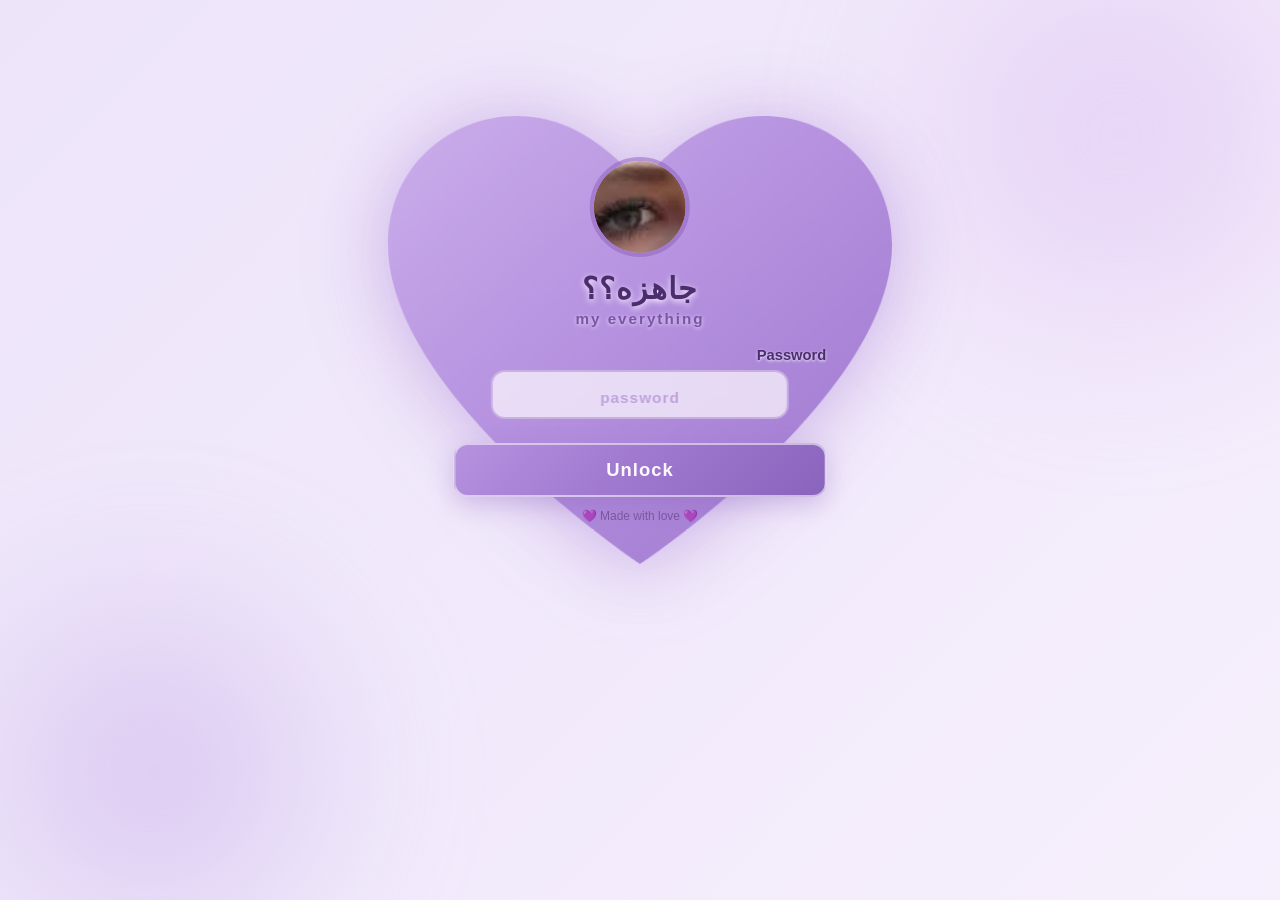
<file: index.html>
<!DOCTYPE html>
<html lang="ar" dir="rtl">
<head>
<meta charset="UTF-8">
<meta name="viewport" content="width=device-width,initial-scale=1">
<title>I love you 💖</title>
<link rel="icon" type="image/svg+xml" href="assets/static/brand/icons/favicon.svg">
<link rel="stylesheet" href="assets/static/themes/lavender_login.css">
<style>
html,body{min-height:100%;margin:0}
.local-note{font-family:Cairo,sans-serif;color:#7b579c;font-size:12px;margin-top:12px;text-align:center}
#localError{display:none;color:#b3265b;font-family:Cairo,sans-serif;font-size:14px;margin-top:10px}
.login-container form{width:100%}
.login-container input{direction:ltr}
</style>
</head>
<body>
<div class="floats-container" id="floatsContainer">
<div class="float-item">🦋</div><div class="float-item">💜</div><div class="float-item">🦋</div>
</div>
<div class="login-container">
  <div class="heart-container">
    <div class="big-heart"></div>
    <div class="login-content">
      <div class="photo-circle-wrap"><div class="photo-circle">
        <img src="assets/8.jpeg" alt="photo" decoding="async">
      </div></div>
      <h1 class="login-title">جاهزه؟؟</h1>
      <p class="login-subtitle">my everything</p>
      <form id="localLogin" autocomplete="off">
        <div class="input-group">
          <label for="password">Password</label>
          <input type="password" id="password" placeholder="password" required autocomplete="off">
        </div>
        <button type="submit" class="login-btn">Unlock</button>
        <div id="localError">الباسورد م صح جربي تاني 💜</div>
      </form>
      <div class="local-note">💜 Made with love 💜</div>
    </div>
  </div>
</div>
<script>
document.getElementById('localLogin').addEventListener('submit',function(e){
 e.preventDefault();
 if(document.getElementById('password').value==='love'){
   sessionStorage.setItem('lovelyy_unlocked','yes');
   location.href='memories.html';
 } else {
   document.getElementById('localError').style.display='block';
 }
});
const box=document.getElementById('floatsContainer'),icons=['🦋','💜'];
setInterval(()=>{if(document.hidden)return;let el=document.createElement('div');el.className='float-item';el.textContent=icons[Math.random()<.5?0:1];el.style.left=Math.random()*100+'%';el.style.fontSize=(24+Math.random()*14)+'px';box.appendChild(el);setTimeout(()=>el.remove(),15000)},900);
document.addEventListener('click',e=>{for(let i=0;i<5;i++){let p=document.createElement('span');p.textContent=icons[Math.random()<.5?0:1];p.style.cssText=`position:fixed;left:${e.clientX}px;top:${e.clientY}px;pointer-events:none;z-index:9999;transition:all .8s;`;document.body.appendChild(p);requestAnimationFrame(()=>{p.style.transform=`translate(${Math.random()*100-50}px,${Math.random()*100-50}px) scale(0)`;p.style.opacity=0});setTimeout(()=>p.remove(),850)}});
</script>
</body></html>
</file>
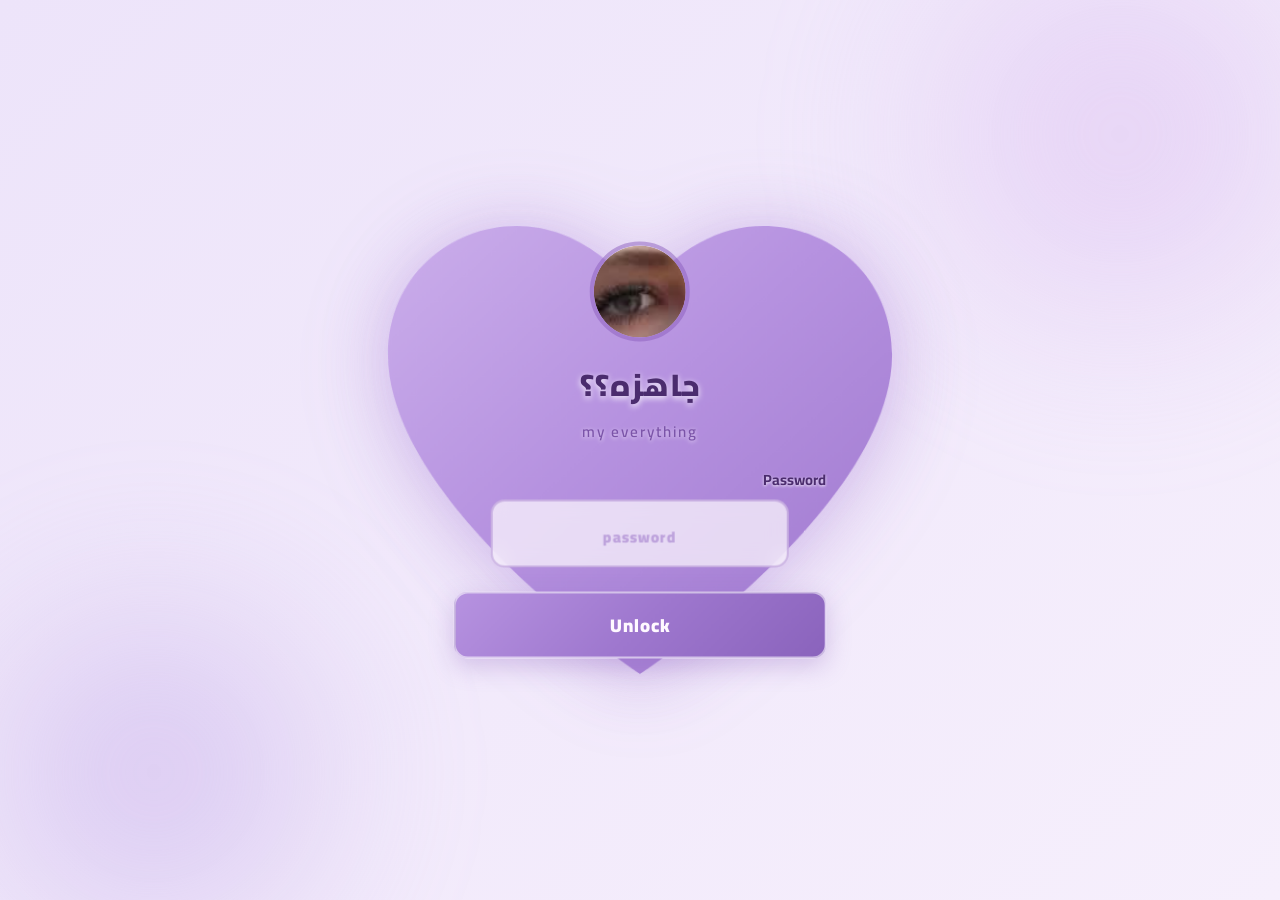
<file: login-original.html>
<!DOCTYPE html>
<html lang="ar" dir="rtl">
<head>
<meta charset="UTF-8">
<meta name="viewport" content="width=device-width,initial-scale=1.0">
<title>I love you 💖</title>
    <link rel="icon" href="assets/static/brand/icons/favicon.ico" sizes="32x32">
<link rel="icon" type="image/svg+xml" href="assets/static/brand/icons/favicon.svg?v=93736a7b">
<link rel="icon" type="image/jpeg" sizes="192x192" href="assets/static/brand/icons/icon-192.jpeg?v=60979cd9">
<link rel="apple-touch-icon" href="assets/static/brand/icons/apple-touch-icon.jpeg">
<link rel="preload" href="assets/static/fonts/cairo-arabic-v31.woff2?v=4d90a59c" as="font" type="font/woff2" crossorigin>
<style>
@font-face{font-family:'Cairo';font-style:normal;font-weight:200 1000;font-display:swap;src:url(assets/static/fonts/cairo-arabic-v31.woff2?v=4d90a59c) format('woff2');unicode-range:U+0600-06FF,U+0750-077F,U+0870-088E,U+0890-0891,U+0897-08E1,U+08E3-08FF,U+200C-200E,U+2010-2011,U+204F,U+2E41,U+FB50-FDFF,U+FE70-FE74,U+FE76-FEFC,U+102E0-102FB,U+10E60-10E7E,U+10EC2-10EC4,U+10EFC-10EFF,U+1EE00-1EEFF}
@font-face{font-family:'Cairo';font-style:normal;font-weight:200 1000;font-display:swap;src:url(assets/static/fonts/cairo-latin-ext-v31.woff2?v=2ef88f3a) format('woff2');unicode-range:U+0100-02BA,U+02BD-02C5,U+02C7-02CC,U+02CE-02D7,U+02DD-02FF,U+0304,U+0308,U+0329,U+1D00-1DBF,U+1E00-1E9F,U+1EF2-1EFF,U+2020,U+20A0-20AB,U+20AD-20C0,U+2113,U+2C60-2C7F,U+A720-A7FF}
@font-face{font-family:'Cairo';font-style:normal;font-weight:200 1000;font-display:swap;src:url(assets/static/fonts/cairo-latin-v31.woff2?v=3c959756) format('woff2');unicode-range:U+0000-00FF,U+0131,U+0152-0153,U+02BB-02BC,U+02C6,U+02DA,U+02DC,U+0304,U+0308,U+0329,U+2000-206F,U+20AC,U+2122,U+2191,U+2193,U+2212,U+2215,U+FEFF,U+FFFD}
</style>
  <link rel="stylesheet" href="assets/static/themes/lavender_login.css?v=0c5785e6">
</head>
<body>

<div class="floats-container" id="floatsContainer">
  <div class="float-item">🦋</div>
  <div class="float-item">💜</div>
  <div class="float-item">🦋</div>
  <div class="float-item">🦋</div>
  <div class="float-item">💜</div>
</div>

<div class="login-container">
  <div class="heart-container">
    <div class="big-heart"></div>
    <div class="login-content">

      
      <div class="photo-circle-wrap">
        <div class="photo-circle">
          <img src="assets/8.jpeg" alt="photo" decoding="async" fetchpriority="high">
        </div>
      </div>
      

      <h1 class="login-title">جاهزه؟؟</h1>
      <p class="login-subtitle">my everything </p>

      

      <form action="/lovelyy/kcJj6CAoTSc" method="POST" autocomplete="off">
        <input type="hidden" name="csrf_token" value="63a8b5f53cb0ff13b3c88750c2b02aa4">
        <div class="input-group">
          <label for="password">Password</label>
          <input type="text" id="password" name="password" placeholder="password" required autocomplete="off" autocapitalize="off" autocorrect="off" spellcheck="false" enterkeyhint="go">
        </div>
        <button type="submit" class="login-btn"> Unlock </button>
      </form>

    </div>
  </div>
</div>

<script nonce="UrwUSBsEZixVv9B_4HLMMA">
document.addEventListener('click',spawnParticles);
document.addEventListener('touchstart',e=>{[...e.touches].forEach(t=>spawnParticles({clientX:t.clientX,clientY:t.clientY}))},{passive:true});
function spawnParticles(e){
  for(let i=0;i<8;i++){
    const el=document.createElement('div');
    el.textContent=icons[Math.floor(Math.random()*icons.length)];
    const rad=((360/8)*i+Math.random()*20)*Math.PI/180,d=60+Math.random()*80;
    const dx=Math.cos(rad)*d,dy=Math.sin(rad)*d;
    el.style.cssText=`position:fixed;left:${e.clientX}px;top:${e.clientY}px;font-size:${16+Math.random()*18}px;pointer-events:none;z-index:9999;transform:translate(-50%,-50%);transition:all .8s cubic-bezier(.25,.46,.45,.94);opacity:1;`;
    document.body.appendChild(el);
    requestAnimationFrame(()=>requestAnimationFrame(()=>{
      el.style.transform=`translate(calc(-50% + ${dx}px),calc(-50% + ${dy}px)) scale(0)`;
      el.style.opacity='0';
    }));
    setTimeout(()=>el.remove(),900);
  }
}
const heartIcons=['🦋','💜'];
const MAX_FLOATS=24;   // حد أقصى للعناصر المتحركة في نفس الوقت
setInterval(()=>{
  if(document.hidden)return;          // التاب في الخلفية
  const box=document.getElementById('floatsContainer');
  if(box&&box.childElementCount>=MAX_FLOATS)return;   // اتكوّموا كفاية
  for(let i=0;i<2;i++){
    const el=document.createElement('div');
    el.className='float-item';
    el.textContent=heartIcons[Math.floor(Math.random()*heartIcons.length)];
    el.style.left=Math.random()*100+'%';
    el.style.fontSize=(Math.random()*14+24)+'px';
    el.style.animationDuration=(Math.random()*5+9)+'s';
    el.style.animationDelay=(Math.random()*.8)+'s';
    el.style.opacity='0';
    document.getElementById('floatsContainer').appendChild(el);
    setTimeout(()=>el.remove(),16000);
  }
},700);
</script>
</body>
</html>
</file>
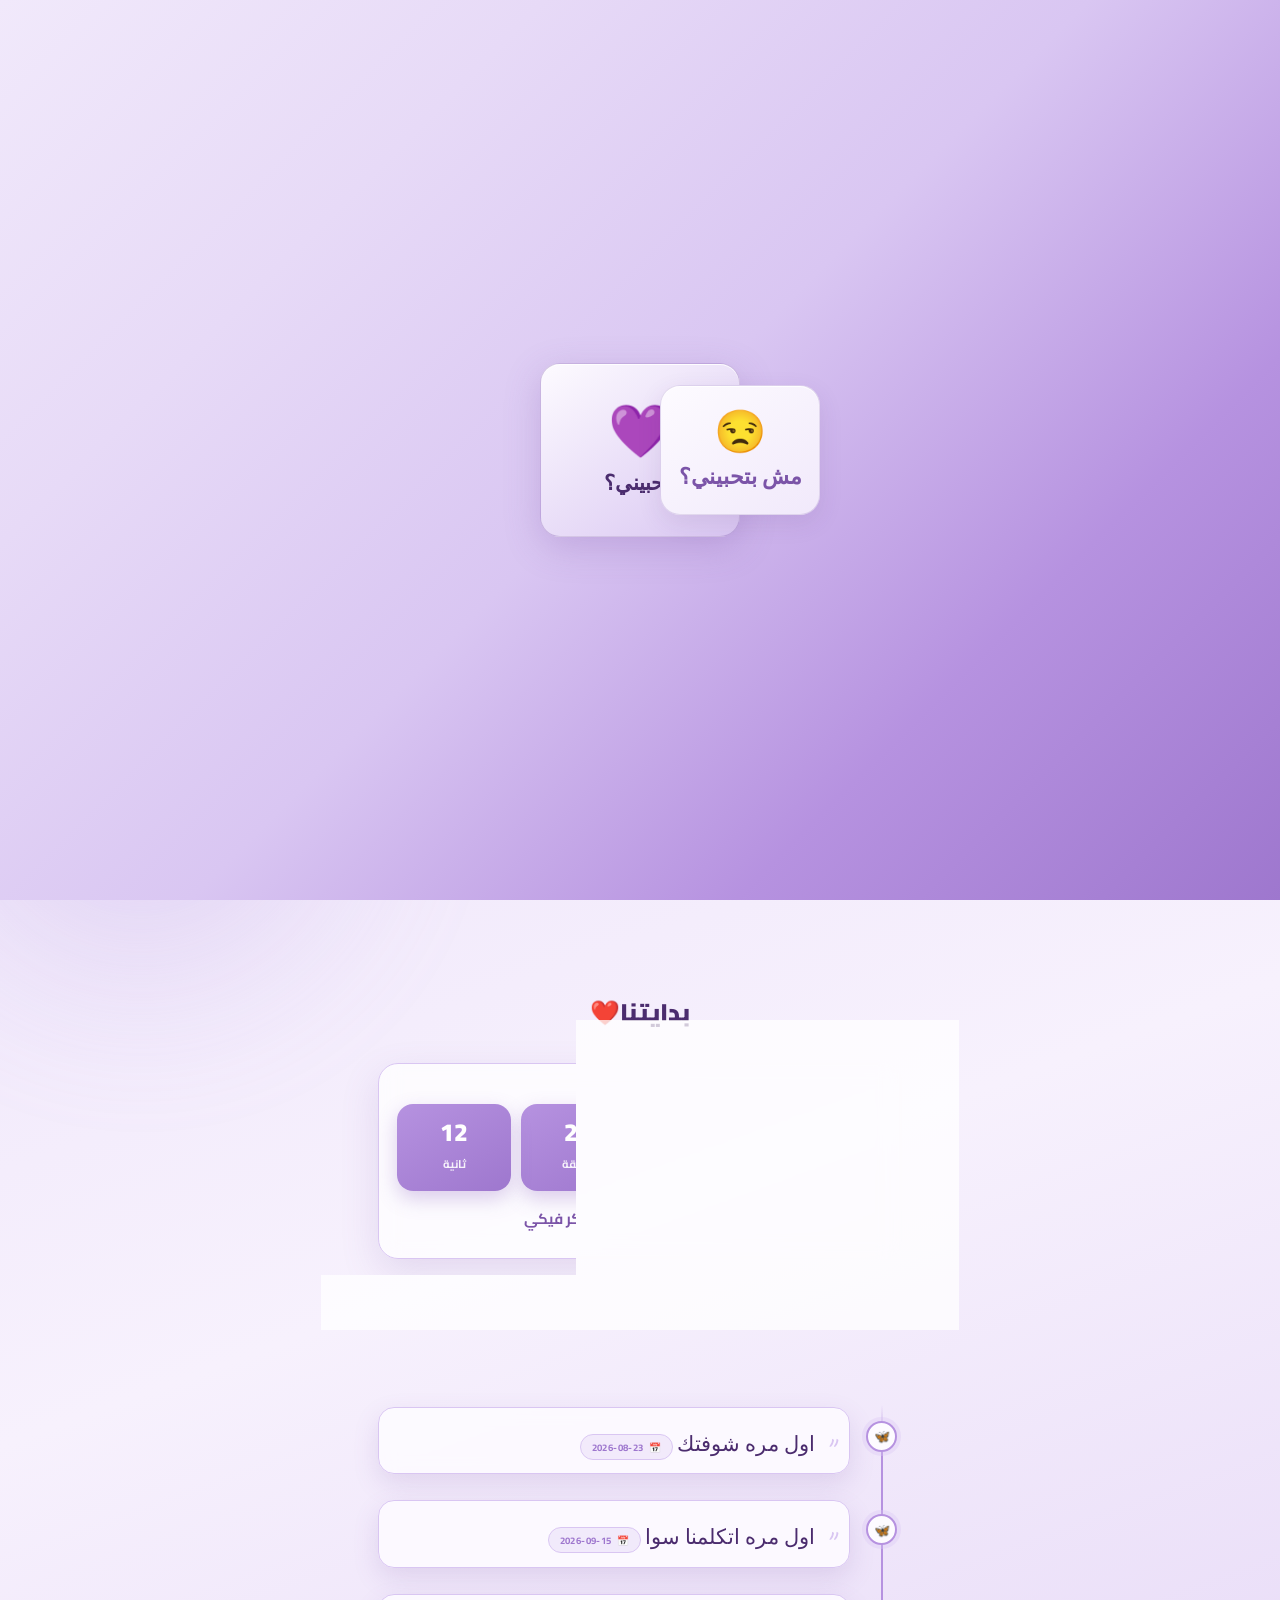
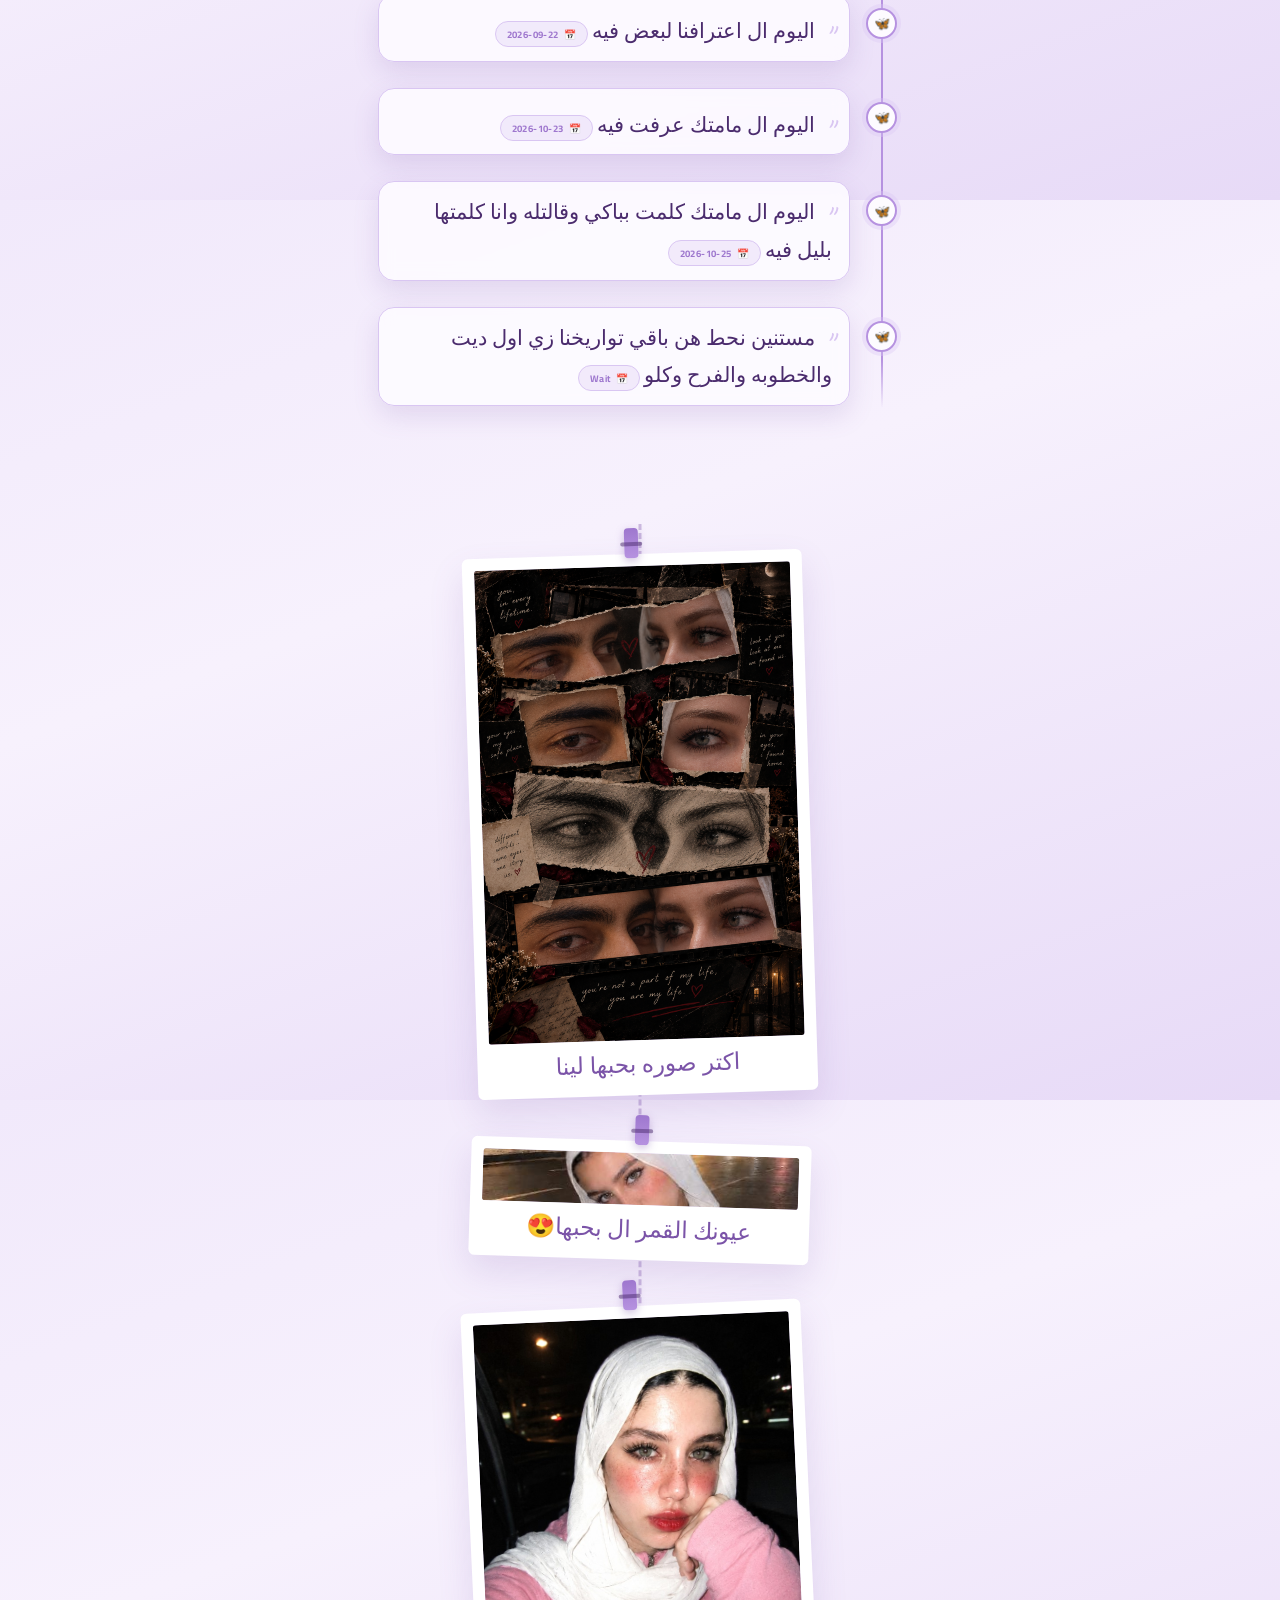
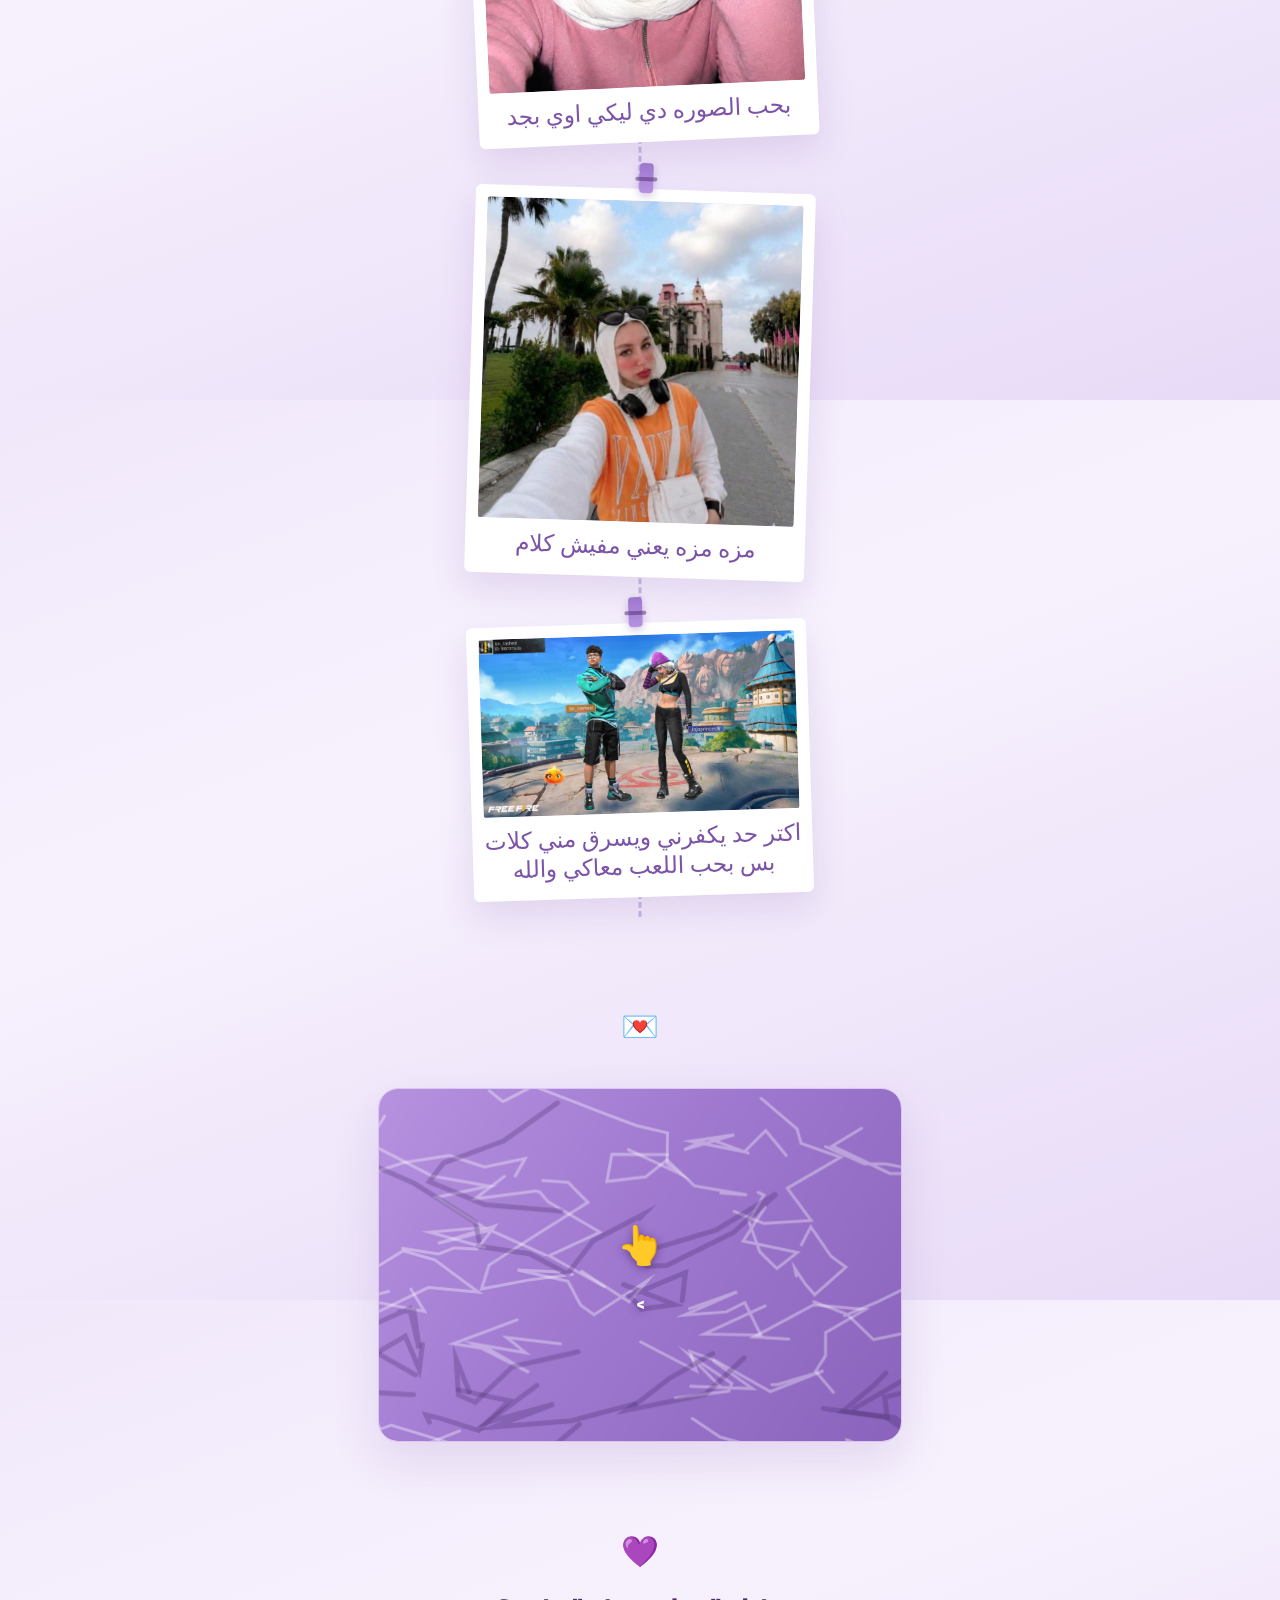
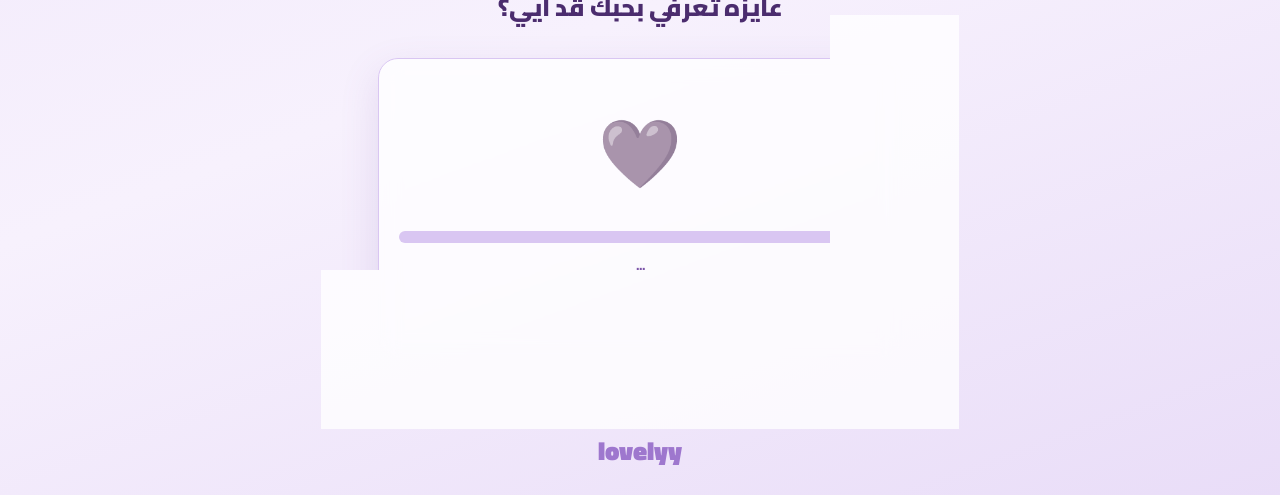
<file: memories.html>
<!DOCTYPE html>
<html lang="ar" dir="rtl">
<head>
<meta charset="UTF-8">
<meta name="viewport" content="width=device-width, initial-scale=1.0, maximum-scale=1.0, user-scalable=no">
<title>our memories 🦋</title>
    <link rel="icon" href="assets/static/brand/icons/favicon.ico" sizes="32x32">
<link rel="icon" type="image/svg+xml" href="assets/static/brand/icons/favicon.svg?v=93736a7b">
<link rel="icon" type="image/jpeg" sizes="192x192" href="assets/static/brand/icons/icon-192.jpeg?v=60979cd9">
<link rel="apple-touch-icon" href="assets/static/brand/icons/apple-touch-icon.jpeg">
<link rel="preload" href="assets/static/fonts/cairo-arabic-v31.woff2?v=4d90a59c" as="font" type="font/woff2" crossorigin>
<style>
@font-face{font-family:'Cairo';font-style:normal;font-weight:200 1000;font-display:swap;src:url(assets/static/fonts/cairo-arabic-v31.woff2?v=4d90a59c) format('woff2');unicode-range:U+0600-06FF,U+0750-077F,U+0870-088E,U+0890-0891,U+0897-08E1,U+08E3-08FF,U+200C-200E,U+2010-2011,U+204F,U+2E41,U+FB50-FDFF,U+FE70-FE74,U+FE76-FEFC,U+102E0-102FB,U+10E60-10E7E,U+10EC2-10EC4,U+10EFC-10EFF,U+1EE00-1EEFF}
@font-face{font-family:'Cairo';font-style:normal;font-weight:200 1000;font-display:swap;src:url(assets/static/fonts/cairo-latin-ext-v31.woff2?v=2ef88f3a) format('woff2');unicode-range:U+0100-02BA,U+02BD-02C5,U+02C7-02CC,U+02CE-02D7,U+02DD-02FF,U+0304,U+0308,U+0329,U+1D00-1DBF,U+1E00-1E9F,U+1EF2-1EFF,U+2020,U+20A0-20AB,U+20AD-20C0,U+2113,U+2C60-2C7F,U+A720-A7FF}
@font-face{font-family:'Cairo';font-style:normal;font-weight:200 1000;font-display:swap;src:url(assets/static/fonts/cairo-latin-v31.woff2?v=3c959756) format('woff2');unicode-range:U+0000-00FF,U+0131,U+0152-0153,U+02BB-02BC,U+02C6,U+02DA,U+02DC,U+0304,U+0308,U+0329,U+2000-206F,U+20AC,U+2122,U+2191,U+2193,U+2212,U+2215,U+FEFF,U+FFFD}
</style>

<style>
@font-face{font-family:'Caveat';font-style:normal;font-weight:400 700;font-display:swap;src:url(assets/static/fonts/caveat-latin-ext-normal-400-700-v23.woff2?v=2a8768f8) format('woff2');unicode-range:U+0100-02BA,U+02BD-02C5,U+02C7-02CC,U+02CE-02D7,U+02DD-02FF,U+0304,U+0308,U+0329,U+1D00-1DBF,U+1E00-1E9F,U+1EF2-1EFF,U+2020,U+20A0-20AB,U+20AD-20C0,U+2113,U+2C60-2C7F,U+A720-A7FF}
@font-face{font-family:'Caveat';font-style:normal;font-weight:400 700;font-display:swap;src:url(assets/static/fonts/caveat-latin-normal-400-700-v23.woff2?v=2d9de14f) format('woff2');unicode-range:U+0000-00FF,U+0131,U+0152-0153,U+02BB-02BC,U+02C6,U+02DA,U+02DC,U+0304,U+0308,U+0329,U+2000-206F,U+20AC,U+2122,U+2191,U+2193,U+2212,U+2215,U+FEFF,U+FFFD}
</style>
  <link rel="stylesheet" href="assets/static/themes/lavender.css?v=d6297e3b">
</head>
<body class="locked">



<div class="gate" id="gate">
  <div class="gate-title"></div>

  <button type="button" class="card-love" id="yesCard">
    <span class="emoji">💜</span>
    <span class="label">بتحبيني؟</span>
  </button>

  
  <div id="nopeCard">
    <span id="nopeEmoji">😒</span>
    <span id="nopeLabel">مش بتحبيني؟</span>
  </div>
  
</div>


<div class="floats-container" id="floatsContainer"></div>

<!-- ============ HERO ============ -->
<section class="hero">
  
  <div class="hero-photo">
    <img src="assets/2.jpeg" alt="" class="hide-on-error">
  </div>
  
  <div class="hero-badge">بحبك</div>
  <h1>يروحقلبيي❤️</h1>
  <p>الهديه دي ليكي وبس ونفضل نضيف كل ال بينا هن </p>
  <div class="scroll-hint">⌄</div>
</section>

<div class="wrap">

  <!-- ============ COUNTER ============ -->
  
  <section class="section">
    <div class="sec-head">
      <span class="emoji"></span>
      <h2>بدايتنا❤️</h2>
    </div>
    <div class="counter-card" id="counterCard" data-start="2026-08-23">
      <div class="counter-grid">
        <div class="counter-box"><b id="days">0</b><small>يوم</small></div>
        <div class="counter-box"><b id  ="hours">0</b><small>ساعة</small></div>
        <div class="counter-box"><b id="minutes">0</b><small>دقيقة</small></div>
        <div class="counter-box"><b id="seconds">0</b><small>ثانية</small></div>
      </div>
      <p class="counter-sub" style="margin-top:14px;">كل ثانيه بتعدي وانا ديما بفكر فيكي</p>
    </div>
  </section>
  

  <!-- ============ JOURNEY — جمل وتواريخ ============ -->
  
  <section class="section">
    <div class="sec-head">
      <span class="emoji"></span>
      
    </div>

    <div class="journey">
      
      <div class="j-item">
        <div class="j-card">
          <span class="j-text">اول مره شوفتك</span>
          <div class="j-date">📅 <span>2026-08-23</span></div>
        </div>
      </div>
      
      <div class="j-item">
        <div class="j-card">
          <span class="j-text">اول مره اتكلمنا سوا</span>
          <div class="j-date">📅 <span>2026-09-15</span></div>
        </div>
      </div>
      
      <div class="j-item">
        <div class="j-card">
          <span class="j-text">اليوم ال اعترافنا لبعض فيه</span>
          <div class="j-date">📅 <span>2026-09-22</span></div>
        </div>
      </div>

      <div class="j-item">
        <div class="j-card">
          <span class="j-text">اليوم ال مامتك عرفت فيه</span>
          <div class="j-date">📅 <span>2026-10-23</span></div>
        </div>
      </div>
      
      <div class="j-item">
        <div class="j-card">
          <span class="j-text">اليوم ال مامتك كلمت بباكي وقالتله وانا كلمتها بليل فيه  </span>
          <div class="j-date">📅 <span>2026-10-25</span></div>
        </div>
      </div>

      <div class="j-item">
        <div class="j-card">
          <span class="j-text">مستنين نحط هن باقي تواريخنا زي اول ديت والخطوبه والفرح وكلو</span>
          <div class="j-date">📅 <span>Wait</span></div>
        </div>
      </div>
      
    </div>
  </section>
  

  <!-- ============ GALLERY (CLOTHESLINE) ============ -->
  
  <section class="section">
    <div class="sec-head">
  
    </div>

    <div class="line-block">
      <div class="rope-v"></div>
      <div class="line-col">
        
        <div class="polaroid">
          <img src="assets/1.png" alt="" loading="lazy" decoding="async" class="hide-on-error">

          <div class="cap">اكتر صوره بحبها لينا</div>
        </div>
        
        <div class="polaroid">
          <img src="assets/5.jpeg" alt="" loading="lazy" decoding="async" class="hide-on-error">

          <div class="cap">عيونك القمر ال بحبها😍</div>
          
        </div>
        
        <div class="polaroid">
          <img src="assets/6.jpeg" alt="" loading="lazy" decoding="async" class="hide-on-error">

          <div class="cap">بحب الصوره دي ليكي اوي بجد</div>
        </div>
        
        <div class="polaroid">
          <img src="assets/4.jpg" alt="" loading="lazy" decoding="async" class="hide-on-error">

          <div class="cap">مزه مزه يعني مفيش كلام</div>
        </div>
        
        <div class="polaroid">
          <img src="assets/3.jpg" alt="" loading="lazy" decoding="async" class="hide-on-error">
          
          <div class="cap">اكتر حد يكفرني ويسرق مني كلات بس بحب اللعب معاكي والله</div>
        </div>
        
      </div>
    </div>
  </section>
  

  <!-- ============ VIDEOS ============ -->
  

  <!-- ============ SCRATCH LETTER ⭐ ============ -->
  
  <section class="section">
    <div class="sec-head">
      <span class="emoji">💌</span>
     
     
    </div>

    <div class="scratch-stage" id="scratchStage">
      <div class="letter-inner">
        <div class="salut">يروحقلبيي❤️</div>
        <div class="body-text">انا عملت الهديه ديي ع عايز اقولك اني بحبك انا بحب كلامنا سوا هزرنا وكل حاجه بينا بحب كلامك ليا بحب كل حاجه فيكي مهما  اوصفلك انا بحبك قد ايي م هخلص بس ال اعرفه انك غاليه عندي واني بحبك وعايزين نملاه صورنا بقا ده لينا احنا وبس بحبككك وربنا يخليكي ليا❤️</div>
      
      </div>
      <canvas id="scratchCanvas"></canvas>
      <div class="scratch-hint" id="scratchHint">
        <span class="finger">👆</span>
       >
      </div>
    </div>
  </section>
  

  <!-- ============ HOLD THE HEART ============ -->
  
  <section class="section">
    <div class="sec-head">
      <span class="emoji">💜</span>
      <h2>عايزه تعرفي بحبك قد ايي؟</h2>
     
    </div>

    <div class="hold-card"
         data-s1="بحبك شويه🤔"
         data-s2="لا لا بحبك اوي"
         data-s3="مهما اقولك بحبك قد ايي م هخلص بجد بحبك"
         data-end="العداد باظ😔 حبي ليكي م بيخلص😍">
      <span class="hold-heart" id="holdHeart">💜</span>
      <div class="hold-bar"><div class="hold-fill" id="holdFill"></div></div>
      <div class="hold-label" id="holdLabel">  ...</div>
      <div class="hold-result" id="holdResult"></div>
    </div>
  </section>
  
<div class="footer">lovelyy</div>

</div>

<!-- ============ MUSIC PLAYER ============ -->
<audio id="loveSong" preload="none"></audio>

<div class="music-player hidden-player" id="musicPlayer">
  <div class="player-inner">

    <div class="disc" id="disc">
      
      <img src="assets/1.png" alt="" id="discImg"
           class="hide-on-error" decoding="async">
      
      <span class="disc-fallback">🦋</span>
    </div>

    <div class="player-controls">
      <button class="ctrl-btn" id="prevBtn" aria-label="السابق">
        <svg viewBox="0 0 24 24"><path d="M6 6h3v12H6zm3.5 6l8.5 6V6z"/></svg>
      </button>
      <button class="play-btn" id="playBtn" aria-label="تشغيل">
        <svg id="playIcon" viewBox="0 0 24 24"><path d="M8 5v14l11-7z"/></svg>
      </button>
      <button class="ctrl-btn" id="nextBtn" aria-label="التالي">
        <svg viewBox="0 0 24 24"><path d="M15 6h3v12h-3zM6 18l8.5-6L6 6z"/></svg>
      </button>
    </div>

    <div class="player-info">
      <div class="player-top">
        <div class="song-name-wrap">
          <span class="song-name" id="songName"></span>
        </div>
        <div style="display:flex;align-items:center;gap:7px;flex-shrink:0;">
          <div class="sound-wave" id="soundWave">
            <span></span><span></span><span></span><span></span>
          </div>
          <span class="song-num" id="songNum">0 / 0</span>
        </div>
      </div>
      <div class="progress-bar" id="progressBar">
        <div class="progress-fill" id="progressFill"></div>
      </div>
      <div class="player-times">
        <span id="currentTime">0:00</span>
        <span id="totalTime">0:00</span>
      </div>
    </div>

  </div>
</div>

<!-- بيانات الأغاني (جاية من data، اللينكات اتفلترت في السيرفر) -->
<script nonce="hp9sBHJEj5LtR-mPq0DVuA" type="application/json" id="songUrls">["assets/1.mp3", "assets/2.mp3"]</script>
<script nonce="hp9sBHJEj5LtR-mPq0DVuA" type="application/json" id="songNames">["ولا كان الحب عمره باختيارنا", "أنا مكسب عمري إني قابلتك"]</script>
<script nonce="hp9sBHJEj5LtR-mPq0DVuA">
/* ============ COUNTER ============ */
const counterCard = document.getElementById('counterCard');
if (counterCard) {
  const startDate = new Date(counterCard.dataset.start + 'T00:00:00');
  if (!isNaN(startDate.getTime())) {
    const tick = function(){
      const diff = Date.now() - startDate.getTime();
      if (diff < 0) return;
      document.getElementById('days').textContent    = Math.floor(diff/86400000);
      document.getElementById('hours').textContent   = Math.floor(diff/3600000)%24;
      document.getElementById('minutes').textContent = Math.floor(diff/60000)%60;
      document.getElementById('seconds').textContent = Math.floor(diff/1000)%60;
    };
    tick(); setInterval(tick,1000);
  }
}

/* ============ صور ممكن تفشل — نخفيها بدل onerror ============ */
document.querySelectorAll('.hide-on-error').forEach(function(img){
  img.addEventListener('error', function(){ img.closest('.polaroid, .hero-photo, .disc')?.style && (img.style.display='none'); });
});

/* ============ MUSIC PLAYER ============ */
const songs = (function(){
  try {
    const urls  = JSON.parse(document.getElementById('songUrls').textContent  || '[]');
    const names = JSON.parse(document.getElementById('songNames').textContent || '[]');
    if(!urls || urls.length === 0) return [];
    return urls.filter(Boolean).map((src,i)=>({ src:src, name:names[i] || ('🎵 أغنية '+(i+1)) }));
  } catch(e){ return []; }
})();

const player   = document.getElementById('musicPlayer');
const audio    = document.getElementById('loveSong');
const playBtn  = document.getElementById('playBtn');
const playIcon = document.getElementById('playIcon');
const discEl   = document.getElementById('disc');
const wave     = document.getElementById('soundWave');
const fillEl   = document.getElementById('progressFill');
const barEl    = document.getElementById('progressBar');
const curTEl   = document.getElementById('currentTime');
const totTEl   = document.getElementById('totalTime');
const nameEl   = document.getElementById('songName');
const numEl    = document.getElementById('songNum');

const ICON_PLAY  = 'M8 5v14l11-7z';
const ICON_PAUSE = 'M6 5h4v14H6zm8 0h4v14h-4z';

let curSong = 0;

/* لو مفيش أغاني، المشغل يختفي خالص */
if(songs.length === 0){
  player.classList.add('no-songs');
  document.body.style.paddingBottom = '60px';
}

function fmt(s){
  if(!isFinite(s)) return '0:00';
  return Math.floor(s/60)+':'+String(Math.floor(s%60)).padStart(2,'0');
}

function setPlaying(on){
  playIcon.querySelector('path').setAttribute('d', on ? ICON_PAUSE : ICON_PLAY);
  playBtn.setAttribute('aria-label', on ? 'إيقاف' : 'تشغيل');
  wave.classList.toggle('playing', on);
  discEl.classList.toggle('spinning', on);
}

function loadSong(idx, autoplay){
  if(!songs.length) return;
  curSong = (idx + songs.length) % songs.length;
  audio.src = songs[curSong].src;
  nameEl.textContent = songs[curSong].name;
  numEl.textContent  = (curSong+1)+' / '+songs.length;
  fillEl.style.width = '0%';
  curTEl.textContent = '0:00';
  totTEl.textContent = '0:00';
  checkNameOverflow();
  if(autoplay){
    audio.play().then(()=>setPlaying(true)).catch(()=>setPlaying(false));
  } else {
    setPlaying(false);
  }
}

/* لو اسم الأغنية أطول من المساحة، يتحرك لوحده */
function checkNameOverflow(){
  nameEl.classList.remove('scrolling');
  requestAnimationFrame(()=>{
    const wrap = nameEl.parentElement;
    const extra = nameEl.scrollWidth - wrap.clientWidth;
    if(extra > 4){
      nameEl.style.setProperty('--slide', (-extra - 6) + 'px');
      nameEl.classList.add('scrolling');
    } else {
      nameEl.style.removeProperty('--slide');
    }
  });
}
addEventListener('resize', checkNameOverflow);

function toggleMusic(){
  if(!songs.length) return;
  if(!audio.src){ loadSong(0, true); return; }
  if(audio.paused){
    audio.play().then(()=>setPlaying(true)).catch(()=>setPlaying(false));
  } else {
    audio.pause(); setPlaying(false);
  }
}

playBtn.addEventListener('click', toggleMusic);
document.getElementById('prevBtn').addEventListener('click', ()=> loadSong(curSong-1, !audio.paused));
document.getElementById('nextBtn').addEventListener('click', ()=> loadSong(curSong+1, !audio.paused));

/* السحب على الشريط للتنقل في الأغنية */
barEl.addEventListener('click', (e)=>{
  if(!audio.duration) return;
  const r = barEl.getBoundingClientRect();
  const ratio = (e.clientX - r.left) / r.width;
  audio.currentTime = Math.max(0, Math.min(1, ratio)) * audio.duration;
});

audio.addEventListener('timeupdate', ()=>{
  if(!audio.duration) return;
  fillEl.style.width = (audio.currentTime/audio.duration*100)+'%';
  curTEl.textContent = fmt(audio.currentTime);
});
audio.addEventListener('loadedmetadata', ()=> totTEl.textContent = fmt(audio.duration));
audio.addEventListener('ended', ()=> loadSong(curSong+1, true));
audio.addEventListener('error', ()=>{ nameEl.textContent = 'مش قادر أشغل الأغنية دي 😔'; setPlaying(false); });

/* تحميل أول أغنية من غير تشغيل */
if(songs.length) loadSong(0, false);

/* المتصفحات بتمنع التشغيل التلقائي — أول لمسة بتشغل */
let firstTouch = false;
function tryAutoplay(){
  if(firstTouch || !songs.length) return;
  firstTouch = true;
  audio.play().then(()=>setPlaying(true)).catch(()=>{});
  removeEventListener('pointerdown', tryAutoplay);
  removeEventListener('scroll', tryAutoplay);
}
function armAutoplay(){
  addEventListener('pointerdown', tryAutoplay, { once:false });
  addEventListener('scroll', tryAutoplay, { once:false, passive:true });
}

/* المشغل بيختفي وأنتِ بتمسحي الرسالة عشان ميعطلش */
/* (بيتظبط تحت في قسم السكراتش) */

/* ============ SCROLL REVEAL (بولارويد + محطات) ============ */
const polaroids = document.querySelectorAll('.polaroid');
const jItems    = document.querySelectorAll('.j-item');

/* تقسيم كل جملة لكلمات عشان تظهر واحدة واحدة */
jItems.forEach(item=>{
  const textEl = item.querySelector('.j-text');
  if(!textEl) return;
  const words = textEl.textContent.trim().split(/\s+/);
  textEl.textContent = '';
  words.forEach((word, i)=>{
    const span = document.createElement('span');
    span.className = 'w';
    span.textContent = word;
    span.style.transitionDelay = (0.18 + i*0.055) + 's';
    textEl.appendChild(span);
    if(i < words.length - 1) textEl.appendChild(document.createTextNode(' '));
  });
  /* التاريخ يستنى لحد ما الكلام يخلص */
  const dateEl = item.querySelector('.j-date');
  if(dateEl) dateEl.style.transitionDelay = (0.25 + words.length*0.055) + 's';
});

if ('IntersectionObserver' in window) {
  const io = new IntersectionObserver((entries)=>{
    entries.forEach((entry)=>{
      if(entry.isIntersecting){
        entry.target.classList.add('in');
        io.unobserve(entry.target);
      }
    });
  }, { threshold:0.15, rootMargin:'0px 0px -50px 0px' });

  /* باقي خانات الصفحة */
  const boxes = document.querySelectorAll(
    '.sec-head, .counter-card, .video-card, .envelope, .scratch-stage, .hold-card, .footer'
  );
  boxes.forEach(b=> b.classList.add('rv'));
  polaroids.forEach(p=>{
    p.style.transform = `rotate(var(--tilt,-1.8deg)) translateY(28px)`;
  });

  /* مهم: نجبر المتصفح يرسم الحالة المخفية الأول،
     وإلا الخانات الظاهرة من أول ما الصفحة تفتح هتفوّت الأنيميشن */
  void document.body.offsetHeight;

  requestAnimationFrame(()=>{
    requestAnimationFrame(()=>{
      polaroids.forEach(p=> io.observe(p));
      jItems.forEach(j=> io.observe(j));
      boxes.forEach(b=> io.observe(b));
    });
  });

  /* لما تظهر: ترجع لمكانها */
  const styleFix = document.createElement('style');
  styleFix.textContent = `.polaroid.in{ transform: rotate(var(--tilt,-1.8deg)) translateY(0) !important; }
  .polaroid.in:hover, .polaroid.in:active{ transform: rotate(0) scale(1.03) !important; }`;
  document.head.appendChild(styleFix);
} else {
  polaroids.forEach(p=>p.classList.add('in'));
  jItems.forEach(j=>j.classList.add('in'));
  document.querySelectorAll('.sec-head, .counter-card, .video-card, .envelope, .scratch-stage, .hold-card, .footer')
    .forEach(b=> b.classList.add('in'));
}

/* ============ GATE — بتحبيه؟ / مش بتحبيه؟ ============ */
const gate      = document.getElementById('gate');
const yesCard   = document.getElementById('yesCard');
const nope      = document.getElementById('nopeCard');
const nopeEmoji = document.getElementById('nopeEmoji');
const nopeLabel = document.getElementById('nopeLabel');

const nopeStages = [
  { w:160, h:130, p:28, em:42, fs:1.4  },
  { w:130, h:105, p:20, em:34, fs:1.15 },
  { w:100, h: 82, p:14, em:26, fs:.95  },
  { w: 74, h: 60, p:10, em:18, fs:.72  },
  { w: 50, h: 42, p: 6, em:12, fs:.55  },
];
const nopeEmojis = ['😒','😤','🤢','😱','🏃'];
let nopeCount = 0, nopeBusy = false;

function applyNopeStage(s){
  nope.style.width   = s.w + 'px';
  nope.style.height  = s.h + 'px';
  nope.style.padding = s.p + 'px ' + Math.round(s.p*0.6) + 'px';
  nopeEmoji.style.fontSize = s.em + 'px';
  nopeLabel.style.fontSize = s.fs + 'em';
}
function initNope(){
  if(!nope || nopeCount) return;
  const s = nopeStages[0];
  applyNopeStage(s);
  nope.style.left = (innerWidth/2 + 20) + 'px';
  nope.style.top  = (innerHeight/2 - s.h/2) + 'px';
}
function runAway(){
  if(nopeBusy || nopeCount >= nopeStages.length) return;
  nopeBusy = true;
  nopeEmoji.textContent = nopeEmojis[Math.min(nopeCount, nopeEmojis.length-1)];
  const s = nopeStages[nopeCount];
  applyNopeStage(s);

  const margin = 10;
  const curL = parseFloat(nope.style.left) || innerWidth/2;
  const curT = parseFloat(nope.style.top)  || innerHeight/2;
  let nx, ny, attempts = 0;
  do {
    nx = margin + Math.random()*(innerWidth  - s.w - margin*2);
    ny = margin + Math.random()*(innerHeight - s.h - margin*2);
    attempts++;
  } while(attempts < 20 && Math.abs(nx-curL) < 120 && Math.abs(ny-curT) < 120);

  nope.style.left = nx + 'px';
  nope.style.top  = ny + 'px';
  nopeCount++;

  if(nopeCount >= nopeStages.length){
    setTimeout(()=>{ nope.style.opacity='0'; nope.style.pointerEvents='none'; }, 350);
  }
  setTimeout(()=>{ nopeBusy = false; }, 400);
}
if(nope){
  nope.addEventListener('mouseenter', runAway);
  nope.addEventListener('touchstart', e=>{ e.preventDefault(); runAway(); }, { passive:false });
  addEventListener('load', initNope);
  addEventListener('resize', initNope);
  initNope();
}

function launchConfetti(){
  const colors = ['#7B54A8','#9E77CE','#B692E0','#D9C6F2','#4B2C6E','#FDFBFF'];
  for(let i=0;i<70;i++){
    setTimeout(()=>{
      const c = document.createElement('div');
      c.className = 'confetti-piece';
      c.style.left = Math.random()*100 + 'vw';
      c.style.top  = '-20px';
      c.style.background = colors[Math.floor(Math.random()*colors.length)];
      const s = 8 + Math.random()*10;
      c.style.width = s+'px'; c.style.height = s+'px';
      c.style.animationDuration = (1.2 + Math.random()*1.2) + 's';
      c.style.animationDelay = (Math.random()*0.4) + 's';
      document.body.appendChild(c);
      setTimeout(()=>c.remove(), 2800);
    }, i*25);
  }
}

function unlock(){
  launchConfetti();

  if(songs.length){
    player.classList.remove('hidden-player');

    if(!audio.src){
      loadSong(0, false);
    }

    audio.play()
      .then(()=>setPlaying(true))
      .catch(()=>setPlaying(false));
  }

  setTimeout(()=>{
    gate.classList.add('gone');
    document.body.classList.remove('locked');
    setTimeout(()=>gate.remove(), 900);
  }, 550);
}
if(yesCard){
  yesCard.addEventListener('click', unlock);
} else {
  /* مفيش بوابة — الصفحة مفتوحة على طول */
  if(songs.length) player.classList.remove('hidden-player');
  armAutoplay();
}

/* ============ FLOATING BUTTERFLIES ============ */
const fc = document.getElementById('floatsContainer');
const flyIcons = ['🦋','💜'];
function spawnFloat(){
  const el = document.createElement('div');
  el.className='float-item';
  el.textContent=flyIcons[Math.floor(Math.random()*flyIcons.length)];
  el.style.left=Math.random()*100+'%';
  el.style.fontSize=(Math.random()*14+22)+'px';
  el.style.animationDuration=(Math.random()*6+10)+'s';
  fc.appendChild(el);
  setTimeout(()=>el.remove(),17000);
}
for(let i=0;i<5;i++) setTimeout(spawnFloat, i*900);
setInterval(spawnFloat, 1400);

/* ============ SCRATCH TO REVEAL ⭐ ============ */
const stage  = document.getElementById('scratchStage');
const canvas = document.getElementById('scratchCanvas');
const hint   = document.getElementById('scratchHint');
const ctx    = canvas ? canvas.getContext('2d') : null;
let scratched = false, drawing = false;

function paintCover(){
  const r = stage.getBoundingClientRect();
  canvas.width  = r.width  * devicePixelRatio;
  canvas.height = r.height * devicePixelRatio;
  ctx.scale(devicePixelRatio, devicePixelRatio);

  /* lavender cover */
  const g = ctx.createLinearGradient(0,0,r.width,r.height);
  g.addColorStop(0,'#B692E0'); g.addColorStop(.5,'#9E77CE'); g.addColorStop(1,'#8A63BC');
  ctx.fillStyle = g;
  ctx.fillRect(0,0,r.width,r.height);

  /* scribble lines */
  ctx.strokeStyle='rgba(255,255,255,.35)';
  ctx.lineWidth=3; ctx.lineCap='round';
  for(let i=0;i<26;i++){
    ctx.beginPath();
    let x=Math.random()*r.width, y=Math.random()*r.height;
    ctx.moveTo(x,y);
    for(let s=0;s<7;s++){
      x+=(Math.random()-0.5)*130; y+=(Math.random()-0.5)*70;
      ctx.lineTo(x,y);
    }
    ctx.stroke();
  }
  /* darker scribbles */
  ctx.strokeStyle='rgba(75,44,110,.3)';
  ctx.lineWidth=5;
  for(let i=0;i<14;i++){
    ctx.beginPath();
    let x=Math.random()*r.width, y=Math.random()*r.height;
    ctx.moveTo(x,y);
    for(let s=0;s<5;s++){
      x+=(Math.random()-0.5)*160; y+=(Math.random()-0.5)*80;
      ctx.lineTo(x,y);
    }
    ctx.stroke();
  }
  ctx.globalCompositeOperation='destination-out';
}
if(ctx){
  paintCover();
  addEventListener('resize', ()=>{ if(!scratched){ ctx.globalCompositeOperation='source-over'; paintCover(); } });
}

function scratchAt(cx,cy){
  const r = canvas.getBoundingClientRect();
  const x = cx - r.left, y = cy - r.top;
  ctx.beginPath();
  ctx.arc(x, y, 26, 0, Math.PI*2);
  ctx.fill();
}
function checkProgress(){
  const img = ctx.getImageData(0,0,canvas.width,canvas.height).data;
  let clear=0, step=64;
  for(let i=3;i<img.length;i+=4*step){ if(img[i]===0) clear++; }
  const total = img.length/(4*step);
  if(clear/total > .45 && !scratched){
    scratched = true;
    stage.classList.add('done');
    burst();
  }
}
function burst(el0){
  const r = (el0 || stage || document.body).getBoundingClientRect();
  for(let i=0;i<18;i++){
    const el=document.createElement('div');
    el.textContent=['🦋','💜','✨'][i%3];
    const dx=(Math.random()-0.5)*320, dy=(Math.random()-0.5)*260;
    el.style.cssText=`position:fixed;left:${r.left+r.width/2}px;top:${r.top+r.height/2}px;font-size:${16+Math.random()*20}px;pointer-events:none;z-index:9999;transform:translate(-50%,-50%);transition:all 1.1s cubic-bezier(.25,.46,.45,.94);opacity:1;`;
    document.body.appendChild(el);
    requestAnimationFrame(()=>requestAnimationFrame(()=>{
      el.style.transform=`translate(calc(-50% + ${dx}px), calc(-50% + ${dy}px)) scale(0)`;
      el.style.opacity='0';
    }));
    setTimeout(()=>el.remove(),1200);
  }
}
let moveCount=0;
if(ctx){
  canvas.addEventListener('pointerdown', e=>{
    drawing=true;
    hint.style.opacity='0';
    player.classList.add('hidden-player');   /* المشغل يختفي وأنتِ بتمسحي */
    scratchAt(e.clientX,e.clientY);
  });
  canvas.addEventListener('pointermove', e=>{
    if(!drawing) return;
    scratchAt(e.clientX,e.clientY);
    if(++moveCount%10===0) checkProgress();
  });
  addEventListener('pointerup', ()=>{
    if(drawing) setTimeout(()=> player.classList.remove('hidden-player'), 400);
    drawing=false;
    if(!scratched) checkProgress();
  });
}

/* ============ ENVELOPES ============ */
document.querySelectorAll('[data-env]').forEach(env=>{
  env.addEventListener('click', ()=>{
    env.classList.toggle('open');
    if(env.classList.contains('open')){
      const icon = env.querySelector('.env-icon');
      icon.textContent = '💌';
    }
  });
});

/* ============ HOLD THE HEART ============ */
const holdCard = document.querySelector('.hold-card');
const heart  = document.getElementById('holdHeart');
const fill   = document.getElementById('holdFill');
const label  = document.getElementById('holdLabel');
const result = document.getElementById('holdResult');
let holdInt=null, progress=0, doneHold=false;

function startHold(e){
  if(doneHold) return;
  e.preventDefault();
  heart.classList.add('charging');
  holdInt = setInterval(()=>{
    progress = Math.min(progress+1.6, 100);
    fill.style.width = progress+'%';
    if(progress<35)      label.textContent = holdCard.dataset.s1;
    else if(progress<70) label.textContent = holdCard.dataset.s2;
    else if(progress<100)label.textContent = holdCard.dataset.s3;
    if(progress>=100){
      clearInterval(holdInt);
      doneHold=true;
      heart.classList.remove('charging');
      heart.style.fontSize='5.2em';
      label.textContent='';
      result.textContent = holdCard.dataset.end;
      burst(holdCard);
    }
  }, 60);
}
function stopHold(){
  if(!heart) return;
  heart.classList.remove('charging');
  clearInterval(holdInt);
}
if(heart){
  heart.addEventListener('pointerdown', startHold);
  addEventListener('pointerup', stopHold);
  heart.addEventListener('contextmenu', e=>e.preventDefault());
}
</script>
</body>
</html>
</file>
<file: assets/static/themes/lavender_login.css>
*{margin:0;padding:0;box-sizing:border-box}
body{font-family:'Cairo',sans-serif;min-height:100vh;overflow-x:hidden;background:linear-gradient(135deg,#EDE4FA,#F6EFFC 25%,#E4D6F5 50%,#F3EAFB 75%,#E9DFF7);background-size:400% 400%;animation:bg 20s ease infinite;display:flex;justify-content:center;align-items:center;padding:40px 20px;-webkit-overflow-scrolling:touch}
@keyframes bg{0%,100%{background-position:0% 50%}50%{background-position:100% 50%}}
body::before,body::after{content:'';position:fixed;border-radius:50%;z-index:0;pointer-events:none;filter:blur(60px);opacity:.5}
body::before{width:45vw;height:45vw;top:-12vw;right:-10vw;background:radial-gradient(circle,#D9B8F0,transparent 70%);animation:blob 12s ease-in-out infinite alternate}
body::after{width:40vw;height:40vw;bottom:-10vw;left:-8vw;background:radial-gradient(circle,#C0A6E8,transparent 70%);animation:blob 15s ease-in-out infinite alternate-reverse}
@keyframes blob{from{transform:translateY(0) scale(1)}to{transform:translateY(30px) scale(1.1)}}
.floats-container{position:fixed;inset:0;pointer-events:none;z-index:0;overflow:hidden}
.float-item{position:absolute;bottom:-70px;opacity:0;animation:up 14s infinite ease-in-out;filter:drop-shadow(0 0 8px rgba(155,110,200,.45))}
@keyframes up{0%{transform:translateY(0) rotate(-8deg) scale(.5);opacity:0}10%{opacity:.95}30%{transform:translateY(-30vh) translateX(18px) rotate(10deg) scale(.85)}50%{opacity:.85;transform:translateY(-52vh) translateX(-14px) rotate(-8deg) scale(1)}70%{transform:translateY(-75vh) translateX(16px) rotate(8deg) scale(1.05)}90%{opacity:.5}100%{transform:translateY(-110vh) translateX(-10px) rotate(-5deg) scale(1.15);opacity:0}}
.float-item:nth-child(1){left:6%;font-size:34px;animation-delay:0s;animation-duration:14s}
.float-item:nth-child(2){left:20%;font-size:26px;animation-delay:2.5s;animation-duration:17s}
.float-item:nth-child(3){left:38%;font-size:38px;animation-delay:5s;animation-duration:13s}
.float-item:nth-child(4){left:58%;font-size:28px;animation-delay:7s;animation-duration:16s}
.float-item:nth-child(5){left:74%;font-size:36px;animation-delay:1s;animation-duration:15s}
.float-item:nth-child(6){left:90%;font-size:26px;animation-delay:9s;animation-duration:12s}
.login-container{position:relative;z-index:2;text-align:center;max-width:900px;width:100%}
.heart-container{position:relative;width:650px;height:600px;margin:0 auto;display:flex;align-items:center;justify-content:center}
.big-heart{position:absolute;width:100%;height:100%;display:flex;align-items:center;justify-content:center;animation:beat 2.5s infinite;filter:drop-shadow(0 10px 40px rgba(140,95,190,.25)) drop-shadow(0 0 30px rgba(190,150,230,.3));will-change:transform}
.big-heart::before{content:"";display:block;width:560px;height:560px;background:url("data:image/svg+xml,%3Csvg xmlns='http://www.w3.org/2000/svg' viewBox='0 0 100 90'%3E%3Cdefs%3E%3ClinearGradient id='g' x1='0%25' y1='0%25' x2='100%25' y2='100%25'%3E%3Cstop offset='0%25' stop-color='%23CBAEEB'/%3E%3Cstop offset='45%25' stop-color='%23B692E0'/%3E%3Cstop offset='100%25' stop-color='%239E77CE'/%3E%3C/linearGradient%3E%3C/defs%3E%3Cpath d='M50 85 C50 85 5 55 5 28 C5 14 16 5 28 5 C36 5 43 9 50 17 C57 9 64 5 72 5 C84 5 95 14 95 28 C95 55 50 85 50 85Z' fill='url(%23g)'/%3E%3C/svg%3E") no-repeat center/contain}
@keyframes beat{0%,100%{transform:scale(1)}10%,30%{transform:scale(1.04)}20%,40%{transform:scale(1)}}
.login-content{position:absolute;top:50%;left:50%;transform:translate(-50%,-50%);width:65%;z-index:3;padding:30px 25px}
.photo-circle-wrap{display:flex;justify-content:center;margin-bottom:14px}
.photo-circle{width:100px;height:100px;border-radius:50%;border:4px solid rgba(140,95,190,.5);overflow:hidden;animation:glow 3s ease-in-out infinite alternate}
@keyframes glow{0%{box-shadow:0 0 0 3px rgba(200,165,235,.35),0 8px 25px rgba(140,95,190,.12),0 0 14px rgba(200,165,235,.35)}100%{box-shadow:0 0 0 6px rgba(200,165,235,.8),0 8px 30px rgba(140,95,190,.28),0 0 32px rgba(200,165,235,.75)}}
.photo-circle img{width:100%;height:100%;object-fit:cover;border-radius:50%}
.login-title{font-size:1.9em;color:#4B2C6E;font-weight:900;margin-bottom:4px;text-shadow:0 2px 6px rgba(255,255,255,.9);letter-spacing:1px}
.login-subtitle{font-size:.95em;color:#7B54A8;margin-bottom:20px;font-weight:600;text-shadow:0 1px 4px rgba(255,255,255,.7);letter-spacing:2px}
.error-msg{background:rgba(200,80,120,.12);border:2px solid rgba(200,80,120,.28);color:#8B2555;padding:10px;border-radius:12px;margin-bottom:14px;font-size:.9em}
.input-group{margin-bottom:16px}
.input-group label{display:block;margin-bottom:7px;color:#4B2C6E;font-size:.92em;font-weight:700;text-align:right;text-shadow:0 1px 3px rgba(255,255,255,.85)}
.input-group input{width:80%;padding:8px 12px;border:2px solid rgba(140,95,190,.35);border-radius:14px;font-size:1.6em;font-weight:900;font-family:'Cairo',sans-serif;background:rgba(255,252,255,.7);color:#4B2C6E;text-align:center;backdrop-filter:blur(10px);letter-spacing:3px;transition:all .3s ease}
.input-group input:focus{outline:none;border-color:#9E77CE;background:rgba(255,252,255,.94);box-shadow:0 4px 18px rgba(140,95,190,.25);transform:translateY(-2px)}
.input-group input::placeholder{color:rgba(140,95,190,.45);font-size:.6em;letter-spacing:1px}
.login-btn{width:100%;padding:14px;background:linear-gradient(135deg,#B692E0,#9E77CE,#8A63BC);border:2.5px solid rgba(255,255,255,.55);border-radius:14px;color:#FFF9FF;font-size:1.15em;font-weight:900;cursor:pointer;font-family:'Cairo',sans-serif;box-shadow:0 8px 25px rgba(140,95,190,.3);transition:all .4s ease;margin-top:8px;letter-spacing:1px;position:relative;overflow:hidden}
.login-btn::before{content:'';position:absolute;top:0;left:-100%;width:100%;height:100%;background:linear-gradient(90deg,transparent,rgba(255,255,255,.35),transparent);transition:left .5s ease}
.login-btn:hover::before{left:100%}
.login-btn:hover{transform:translateY(-4px);box-shadow:0 14px 38px rgba(140,95,190,.45);background:linear-gradient(135deg,#8A63BC,#9E77CE,#B692E0)}
.login-btn:active{transform:translateY(-1px)}
@media(max-width:768px){body{padding:20px 15px}.heart-container{width:400px;height:400px}.big-heart{animation:none;transform:translateZ(0) scale(1)}.big-heart::before{width:360px;height:360px}.login-content{width:75%;padding:20px}.photo-circle{width:75px;height:75px;animation:none}.login-title{font-size:1.45em}.login-subtitle{font-size:.82em;margin-bottom:16px}.input-group{margin-bottom:13px}.input-group label{font-size:.88em}.input-group input{padding:11px 13px;font-size:.92em}.login-btn{padding:13px;font-size:1.05em}}
@media(max-width:480px){.heart-container{width:320px;height:320px}.big-heart::before{width:300px;height:300px}.login-content{width:80%;padding:14px}.photo-circle{width:62px;height:62px}.login-title{font-size:1.25em}.login-subtitle{font-size:.8em}}

/* ===== إصلاحات iOS =====
   سفاري بيعمل زووم إجباري على أي خانة إدخال حجم خطها أقل من 16px، فالصفحة
   بتتحرك والكيبورد بيطلع والزائر بيحس إنها علّقت. 16px بالظبط بيلغي الزووم.
   (ملاحظة: user-scalable=no مش بيمنعه — iOS بيتجاهله من إصدار 10) */
@media (max-width: 900px) {
  input, textarea, select { font-size: 16px !important; }
}
/* الكيبورد مايغطيش الخانة، والتمرير يبقى ناعم على iOS */
input, textarea { -webkit-appearance: none; border-radius: inherit; }

/* ===== تخفيف الحِمل على الموبايل =====
   العناصر المتحركة كانت بتتكوّم: 3 قلوب كل 0.6 ثانية × عمر 15 ثانية
   = 75 عنصر متحرك في نفس اللحظة. المتصفح بيعيد رسمهم 60 مرة/ثانية
   وده بيخنق معالج الموبايل. */
.float-item, .heart, .petal, .bubble, .sparkle {
  will-change: transform, opacity;   /* يرسمهم على كارت الشاشة مش المعالج */
  contain: layout style paint;       /* يمنع إعادة حساب باقي الصفحة */
}
/* لو المستخدم مفعّل "تقليل الحركة" في إعدادات جهازه، نحترمها */
@media (prefers-reduced-motion: reduce) {
  .float-item, .heart, .petal, .bubble, .sparkle { display: none !important; }
  *, *::before, *::after { animation-duration: .01ms !important; }
}

/* ===== تحسين أداء الأنيميشن =====
   المشكلة: gradientShift بيحرّك background-position و photoGlow بيحرّك
   box-shadow — الاتنين مش بيشتغلوا على كارت الشاشة، فالمعالج بيعيد رسم
   الشاشة كلها 60 مرة في الثانية. على الموبايل ده بيعلّق وياكل البطارية.
   transform و opacity بس هما اللي بيشتغلوا على الكارت. */

/* نقول للمتصفح يحجز طبقة للقلوب — بيمنع إعادة الرسم */
.float-item {
  will-change: transform, opacity;
  backface-visibility: hidden;
}

/* على الموبايل: نقلل القلوب ونوقف الأنيميشن التقيلة */
@media (max-width: 820px) {
  /* نسيب أول 10 قلوب بس بدل 24 */
  .float-item:nth-child(n+11) { display: none; }
  /* التدرج المتحرك: بيرسم الشاشة كلها كل فريم */
  body { animation: none !important; background-size: 100% 100% !important; }
  /* توهج الصورة: box-shadow متحرك = إعادة رسم كاملة */
  .photo-circle img, .photo-circle { animation: none !important; }
  /* الضبابية تقيلة على معالج الموبايل */
  * { backdrop-filter: none !important; -webkit-backdrop-filter: none !important; }
}

/* احترام إعداد "تقليل الحركة" في نظام المستخدم */
@media (prefers-reduced-motion: reduce) {
  *, *::before, *::after {
    animation-duration: 0.01ms !important;
    animation-iteration-count: 1 !important;
    transition-duration: 0.01ms !important;
  }
}
</file>
<file: assets/static/themes/lavender.css>
*,*::before,*::after { margin:0; padding:0; box-sizing:border-box; }

:root {
  --bg:#F1E9FB;
  --bg2:#E7DAF7;
  --card:#FDFBFF;
  --purple-deep:#4B2C6E;
  --purple:#7B54A8;
  --purple-mid:#9E77CE;
  --purple-soft:#B692E0;
  --purple-pale:#D9C6F2;
  --shadow:rgba(123,84,168,.16);
  --radius:20px;
  --max-w:560px;
}

html { scroll-behavior:smooth; -webkit-font-smoothing:antialiased; }

body {
  font-family:'Cairo',sans-serif;
  min-height:100vh;
  background:linear-gradient(160deg, var(--bg) 0%, #F7F1FD 40%, var(--bg2) 100%);
  color:var(--purple-deep);
  overflow-x:hidden;
  padding-bottom:110px;
}

/* مساحة أمان للموبايلات اللي ليها notch */
@supports (padding-bottom: env(safe-area-inset-bottom)) {
  body { padding-bottom: calc(110px + env(safe-area-inset-bottom)); }
  .music-player { bottom: calc(14px + env(safe-area-inset-bottom)) !important; }
}

/* dreamy blobs */
body::before, body::after {
  content:''; position:fixed; border-radius:50%; z-index:0; pointer-events:none;
  filter:blur(70px); opacity:.45;
}
body::before { width:48vw; height:48vw; top:-14vw; right:-12vw; background:radial-gradient(circle,#D9B8F0,transparent 70%); }
body::after  { width:42vw; height:42vw; bottom:-12vw; left:-10vw; background:radial-gradient(circle,#C0A6E8,transparent 70%); }

/* floating butterflies */
.floats-container { position:fixed; inset:0; pointer-events:none; z-index:1; overflow:hidden; }
.float-item {
  position:absolute; bottom:-70px; opacity:0;
  animation:floatUp 15s infinite ease-in-out;
  filter:drop-shadow(0 0 8px rgba(155,110,200,.4));
}
@keyframes floatUp {
  0%  { transform:translateY(0) rotate(-8deg) scale(.5); opacity:0; }
  10% { opacity:.85; }
  30% { transform:translateY(-30vh) translateX(18px) rotate(10deg) scale(.85); }
  50% { opacity:.75; transform:translateY(-52vh) translateX(-14px) rotate(-8deg) scale(1); }
  70% { transform:translateY(-75vh) translateX(16px) rotate(8deg) scale(1.05); }
  90% { opacity:.4; }
  100%{ transform:translateY(-110vh) translateX(-10px) rotate(-5deg) scale(1.15); opacity:0; }
}

.wrap { position:relative; z-index:2; max-width:var(--max-w); margin:0 auto; padding:0 18px; }

/* ============ GATE — بتحبيه؟ / مش بتحبيه؟ ============ */
body.locked { overflow:hidden; height:100vh; }
.gate {
  position:fixed; inset:0; z-index:500;
  display:flex; align-items:center; justify-content:center; overflow:hidden;
  background:linear-gradient(135deg,#F1E9FB 0%,#E7DAF7 25%,#D9C6F2 50%,#B692E0 75%,#9E77CE 100%);
  transition:opacity .8s ease, visibility .8s ease;
}
.gate.gone { opacity:0; visibility:hidden; pointer-events:none; }
.gate-title {
  position:absolute; top:12vh; left:0; right:0; text-align:center; z-index:1;
  font-family:'Caveat',cursive; font-size:2.2em; font-weight:700; color:var(--purple-deep);
  text-shadow:0 2px 12px rgba(255,255,255,.7); padding:0 20px;
}
.card-love {
  position:relative; z-index:1; width:200px; padding:40px 20px; border-radius:20px;
  background:linear-gradient(145deg,#FDFBFF,#D9C6F2);
  box-shadow:0 10px 35px rgba(123,84,168,.25), inset 0 1px 0 rgba(255,255,255,.9);
  border:1.5px solid rgba(123,84,168,.3); cursor:pointer;
  display:flex; flex-direction:column; align-items:center; gap:14px;
  font-family:inherit; transition:transform .25s ease, box-shadow .25s ease;
}
.card-love:hover { transform:translateY(-8px) scale(1.05); box-shadow:0 18px 45px rgba(123,84,168,.35); }
.card-love .emoji { font-size:52px; line-height:1; }
.card-love .label { font-family:'Caveat',cursive; font-size:1.6em; font-weight:700; color:var(--purple-deep); }
#nopeCard {
  position:fixed; z-index:2; border-radius:20px;
  background:linear-gradient(145deg,#FDFBFF,#F1E9FB);
  box-shadow:0 8px 25px rgba(75,44,110,.1), inset 0 1px 0 rgba(255,255,255,.9);
  border:1.5px solid rgba(123,84,168,.2); cursor:pointer;
  display:flex; flex-direction:column; align-items:center; justify-content:center; gap:10px;
  user-select:none; -webkit-user-select:none; overflow:hidden;
  transition:left .35s cubic-bezier(.34,1.3,.64,1), top .35s cubic-bezier(.34,1.3,.64,1),
             width .4s ease, height .4s ease, padding .4s ease, opacity .5s ease;
}
#nopeEmoji { transition:font-size .4s ease; line-height:1; }
#nopeLabel { font-family:'Caveat',cursive; font-weight:700; color:var(--purple); transition:font-size .4s ease; white-space:nowrap; }
.confetti-piece { position:fixed; border-radius:50%; pointer-events:none; z-index:9999; animation:confettiFall 1.8s ease forwards; }
@keyframes confettiFall { from{ transform:translateY(-20px) rotate(0deg); opacity:1;} to{ transform:translateY(100vh) rotate(720deg); opacity:0;} }
@media (max-width:480px) {
  .gate-title { font-size:1.7em; top:10vh; }
  .card-love { width:170px; padding:32px 16px; }
  .card-love .emoji { font-size:44px; }
}

/* ============ HERO ============ */
.hero {
  min-height:100svh;
  display:flex; flex-direction:column; align-items:center; justify-content:center;
  text-align:center; position:relative; padding:40px 18px;
}
.hero-photo {
  width:190px; height:190px; border-radius:50%;
  border:5px solid rgba(255,255,255,.85);
  box-shadow:0 0 0 4px rgba(158,119,206,.35), 0 18px 45px var(--shadow), 0 0 40px rgba(182,146,224,.5);
  overflow:hidden; margin-bottom:22px;
  animation:heroGlow 3.5s ease-in-out infinite alternate;
}
@keyframes heroGlow {
  from{ box-shadow:0 0 0 4px rgba(158,119,206,.3), 0 18px 40px var(--shadow), 0 0 26px rgba(182,146,224,.4);}
  to  { box-shadow:0 0 0 7px rgba(158,119,206,.55), 0 18px 50px var(--shadow), 0 0 55px rgba(182,146,224,.75);}
}
.hero-photo img { width:100%; height:100%; object-fit:cover; }
.hero-badge {
  display:inline-block; background:rgba(255,255,255,.7); backdrop-filter:blur(8px);
  border:1.5px solid var(--purple-pale);
  color:var(--purple); font-weight:700; font-size:.82em;
  padding:6px 18px; border-radius:30px; margin-bottom:14px; letter-spacing:1px;
}
.hero h1 {
  font-size:2.1em; font-weight:900; color:var(--purple-deep);
  text-shadow:0 2px 10px rgba(255,255,255,.9); margin-bottom:8px;
}
.hero p { color:var(--purple); font-weight:600; font-size:1em; max-width:340px; line-height:1.8; }
.scroll-hint {
  position:absolute; bottom:26px; left:50%; transform:translateX(-50%);
  color:var(--purple-mid); font-size:1.5em;
  animation:bounceDown 1.8s infinite;
}
@keyframes bounceDown { 0%,100%{ transform:translate(-50%,0);} 50%{ transform:translate(-50%,10px);} }

/* ============ SECTION BASE ============ */
.section { padding:60px 0 20px; }
.sec-head { text-align:center; margin-bottom:28px; }
.sec-head .emoji { font-size:1.9em; display:block; margin-bottom:6px; }
.sec-head h2 { font-size:1.5em; font-weight:900; color:var(--purple-deep); }
.sec-head span { color:var(--purple-mid); font-size:.85em; font-weight:600; }

/* ============ COUNTER ============ */
.counter-card {
  background:rgba(255,255,255,.75); backdrop-filter:blur(10px);
  border:1.5px solid var(--purple-pale); border-radius:var(--radius);
  padding:26px 18px; text-align:center;
  box-shadow:0 14px 38px var(--shadow);
}
.counter-grid { display:grid; grid-template-columns:repeat(4,1fr); gap:10px; margin-top:14px; }
.counter-box {
  background:linear-gradient(150deg, var(--purple-soft), var(--purple-mid));
  border-radius:16px; padding:14px 4px; color:#fff;
  box-shadow:0 8px 20px rgba(140,95,190,.3);
}
.counter-box b { display:block; font-size:1.55em; font-weight:900; line-height:1.15; }
.counter-box small { font-size:.7em; opacity:.9; font-weight:700; }
.counter-sub { color:var(--purple); font-weight:700; font-size:.92em; }

/* ============ VERTICAL CLOTHESLINE GALLERY ============ */
.line-block {
  position:relative;
  padding:30px 0 20px;
}

/* الحبل العمودي النازل في النص */
.rope-v {
  position:absolute;
  top:0; bottom:0; left:50%;
  width:0;
  border-left:3px dashed rgba(123,84,168,.35);
  transform:translateX(-50%);
  z-index:0;
}

.line-col {
  position:relative;
  z-index:1;
  display:flex;
  flex-direction:column;
  align-items:center;
  gap:46px;
}

.polaroid {
  width:100%;
  max-width:340px;
  background:#fff;
  padding:12px 12px 16px;
  border-radius:6px;
  box-shadow:0 16px 34px var(--shadow);
  transform:rotate(var(--tilt,-1.8deg));
  transition:transform .4s ease, box-shadow .4s ease, opacity .6s ease;
  position:relative;
  /* scroll reveal */
  opacity:0;
}
.polaroid.in { opacity:1; }
.polaroid:nth-child(even){ --tilt:1.8deg; }
.polaroid:nth-child(3n){ --tilt:-2.6deg; }

.polaroid:hover, .polaroid:active {
  transform:rotate(0) scale(1.03);
  box-shadow:0 22px 46px var(--shadow);
  z-index:3;
}

/* المشبك فوق كل صورة */
.polaroid::before {
  content:'';
  position:absolute; top:-26px; left:50%;
  transform:translateX(-50%);
  width:14px; height:30px;
  background:linear-gradient(180deg, var(--purple-mid), var(--purple-soft));
  border-radius:4px;
  box-shadow:0 3px 8px rgba(123,84,168,.35);
  z-index:2;
}
.polaroid::after {
  content:'';
  position:absolute; top:-12px; left:50%;
  transform:translateX(-50%);
  width:22px; height:4px;
  background:rgba(75,44,110,.5);
  border-radius:3px;
  z-index:3;
}

.polaroid img, .polaroid video {
  width:100%;
  height:auto;
  aspect-ratio:auto;
  object-fit:contain;
  max-height:80vh;
  border-radius:3px;
  display:block;
  background:var(--purple-pale);
}
/* الكلام تحت الصورة */
.polaroid .cap {
  font-family:'Caveat',cursive;
  font-size:1.45em;
  color:var(--purple);
  text-align:center;
  margin-top:10px;
  line-height:1.25;
}

/* التاريخ — اختياري، بيظهر بس لو الأدمن حطه */
.polaroid .cap-date {
  display:flex;
  align-items:center;
  justify-content:center;
  gap:5px;
  margin-top:7px;
  font-family:'Cairo',sans-serif;
  font-size:.66em;
  font-weight:700;
  color:var(--purple-mid);
  letter-spacing:.4px;
}
.polaroid .cap-date::before,
.polaroid .cap-date::after {
  content:'';
  height:1px;
  width:20px;
  background:linear-gradient(90deg, transparent, var(--purple-pale));
}
.polaroid .cap-date::after { background:linear-gradient(270deg, transparent, var(--purple-pale)); }

.polaroid .cap-date span {
  background:rgba(217,198,242,.3);
  border:1px solid var(--purple-pale);
  border-radius:20px;
  padding:2px 10px;
  white-space:nowrap;
}

/* لو مفيش كابشن ولا تاريخ، الصورة تفضل مظبوطة */
.polaroid .cap:empty { display:none; }

/* ============ VIDEO CARDS ============ */
.video-card {
  background:#fff; border-radius:var(--radius); overflow:hidden;
  box-shadow:0 14px 36px var(--shadow); margin-bottom:22px;
  border:1.5px solid var(--purple-pale);
}
.video-card video { width:100%; display:block; max-height:380px; object-fit:cover; background:var(--purple-pale); }
.video-card .cap {
  padding:12px 16px; font-weight:700; color:var(--purple); font-size:.92em;
  display:flex; align-items:center; gap:8px;
}

/* ============ SCRATCH LETTER ⭐ ============ */
.scratch-stage {
  position:relative; border-radius:var(--radius); overflow:hidden;
  box-shadow:0 18px 46px var(--shadow);
  border:1.5px solid var(--purple-pale);
  background:#FFFDF6;
}
.letter-inner {
  padding:34px 26px 30px;
  min-height:340px;
  background:
    repeating-linear-gradient(transparent, transparent 34px, rgba(158,119,206,.14) 35px),
    #FFFDF6;
}
.letter-inner .salut {
  font-family:'Caveat',cursive; font-size:2em; color:var(--purple-deep);
  font-weight:700; margin-bottom:10px;
   text-align: center;
}
.letter-inner .body-text {
  font-family:'Caveat',cursive; font-size:1.5em; color:#5A3E80;
  line-height:1.65;
  text-align: center;
}
.letter-inner .sign {
  font-family:'Caveat',cursive; font-size:1.7em; color:var(--purple-mid);
  text-align:left; margin-top:16px;
}
#scratchCanvas {
  position:absolute; inset:0; width:100%; height:100%;
  touch-action:none; cursor:crosshair;
  z-index:5;
}
.scratch-hint {
  position:absolute; inset:0; z-index:6; pointer-events:none;
  display:flex; flex-direction:column; align-items:center; justify-content:center;
  color:#fff; font-weight:900; font-size:1.05em; gap:8px;
  text-shadow:0 2px 10px rgba(75,44,110,.7);
  transition:opacity .5s ease;
}
.scratch-hint .finger { font-size:2.2em; animation:rub 1.4s ease-in-out infinite; }
@keyframes rub { 0%,100%{ transform:translateX(-18px) rotate(-8deg);} 50%{ transform:translateX(18px) rotate(8deg);} }
.scratch-stage.done #scratchCanvas { opacity:0; pointer-events:none; transition:opacity .8s ease; }
.scratch-stage.done .scratch-hint { opacity:0; }

/* ============ OPEN-WHEN ENVELOPES ============ */
.env-grid { display:grid; grid-template-columns:1fr 1fr; gap:14px; }
.envelope {
  background:linear-gradient(160deg,#fff, #F6EFFC);
  border:1.5px solid var(--purple-pale); border-radius:16px;
  padding:20px 12px; text-align:center; cursor:pointer;
  box-shadow:0 10px 26px var(--shadow);
  transition:transform .3s ease, box-shadow .3s ease;
  position:relative; overflow:hidden;
}
.envelope:hover { transform:translateY(-4px); box-shadow:0 16px 34px var(--shadow); }
.envelope .env-icon { font-size:1.9em; display:block; margin-bottom:6px; transition:transform .4s ease; }
.envelope.open .env-icon { transform:scale(1.25) rotate(-8deg); }
.envelope .env-title { font-weight:900; font-size:.88em; color:var(--purple-deep); }
.envelope .env-msg {
  max-height:0; overflow:hidden; opacity:0;
  transition:max-height .5s ease, opacity .5s ease, margin .5s ease;
  font-family:'Caveat',cursive; font-size:1.3em; color:var(--purple);
  line-height:1.5;
}
.envelope.open .env-msg { max-height:200px; opacity:1; margin-top:10px; }

/* ============ HOLD THE HEART ============ */
.hold-card {
  background:rgba(255,255,255,.78); backdrop-filter:blur(10px);
  border:1.5px solid var(--purple-pale); border-radius:var(--radius);
  padding:30px 20px; text-align:center;
  box-shadow:0 14px 38px var(--shadow);
}
.hold-heart {
  font-size:4.2em; display:inline-block; cursor:pointer; user-select:none;
  -webkit-user-select:none; transition:transform .15s ease;
  filter:grayscale(.7) opacity(.65);
}
.hold-heart.charging { animation:pump .35s ease-in-out infinite; filter:grayscale(0) opacity(1); }
@keyframes pump { 0%,100%{ transform:scale(1);} 50%{ transform:scale(1.18);} }
.hold-bar {
  width:100%; height:12px; border-radius:8px; background:var(--purple-pale);
  margin:16px 0 8px; overflow:hidden;
}
.hold-fill {
  height:100%; width:0%;
  background:linear-gradient(90deg, var(--purple-soft), var(--purple-mid));
  border-radius:8px; transition:width .1s linear;
}
.hold-label { color:var(--purple); font-weight:700; font-size:.9em; }
.hold-result {
  font-family:'Caveat',cursive; font-size:1.7em; color:var(--purple-deep);
  margin-top:10px; min-height:1.4em; font-weight:700;
}

/* ============ JOURNEY — جمل وتواريخ ============ */
.journey { position:relative; padding:10px 0; }

/* الخط الزمني — على اليمين لأن الصفحة RTL */
.journey::before {
  content:'';
  position:absolute;
  top:8px; bottom:8px; right:19px;
  width:2px; border-radius:2px;
  background:linear-gradient(180deg, transparent 0%, var(--purple-soft) 8%, var(--purple-soft) 92%, transparent 100%);
}

.j-item {
  position:relative;
  padding-right:52px;
  margin-bottom:26px;
  opacity:0;
  transform:translateX(28px) translateY(14px) scale(.97);
  transition:opacity .55s cubic-bezier(.22,.9,.3,1), transform .65s cubic-bezier(.22,.9,.3,1);
}
.j-item.in { opacity:1; transform:translateX(0) translateY(0) scale(1); }
.j-item:last-child { margin-bottom:0; }

/* الفراشة على الخط — بتنطّ لما الكارت يظهر */
.j-item::before {
  content:'🦋';
  position:absolute;
  top:14px; right:5px;
  width:31px; height:31px;
  display:flex; align-items:center; justify-content:center;
  font-size:13px;
  background:var(--card);
  border:2px solid var(--purple-soft);
  border-radius:50%;
  box-shadow:0 0 0 4px rgba(217,198,242,.35);
  z-index:2;
  transform:scale(0) rotate(-40deg);
  transition:transform .5s cubic-bezier(.34,1.6,.5,1) .12s;
}
.j-item.in::before { transform:scale(1) rotate(0deg); }

.j-card {
  background:rgba(253,251,255,.9);
  backdrop-filter:blur(8px);
  border:1.5px solid var(--purple-pale);
  border-radius:16px;
  padding:15px 17px 13px;
  box-shadow:0 10px 26px var(--shadow);
  transition:transform .3s ease, box-shadow .3s ease;
}
.j-card:hover { transform:translateX(-5px); box-shadow:0 14px 32px var(--shadow); }

/* علامة تنصيص خفيفة */
.j-card::before {
  content:'"';
  font-family:'Caveat',cursive;
  font-size:2.3em; color:var(--purple-pale);
  line-height:0; position:relative; top:12px; margin-left:4px;
}

.j-text {
  font-family:'Caveat',cursive;
  font-size:1.32em; color:var(--purple-deep);
  line-height:1.5; display:inline;
}

/* الكلمات بتظهر واحدة واحدة */
.j-text .w {
  display:inline-block;
  opacity:0;
  transform:translateY(9px);
  filter:blur(3px);
  transition:opacity .42s ease, transform .42s cubic-bezier(.22,.9,.3,1), filter .42s ease;
}
.j-item.in .j-text .w { opacity:1; transform:translateY(0); filter:blur(0); }

/* التاريخ — اختياري، بيظهر بس لو الأدمن حطه */
.j-date {
  display:inline-flex; align-items:center; gap:5px;
  margin-top:11px;
  background:rgba(217,198,242,.32);
  border:1px solid var(--purple-pale);
  border-radius:20px;
  padding:3px 11px;
  font-family:'Cairo',sans-serif;
  font-size:.6em; font-weight:700;
  color:var(--purple-mid);
  letter-spacing:.4px; white-space:nowrap;
  opacity:0; transform:translateY(8px);
  transition:opacity .5s ease, transform .5s ease;
}
.j-item.in .j-date { opacity:1; transform:translateY(0); }

@media (max-width:480px){
  .journey::before { right:16px; }
  .j-item { padding-right:46px; margin-bottom:22px; }
  .j-item::before { width:27px; height:27px; font-size:11px; right:3px; top:13px; }
  .j-card { padding:13px 14px 11px; border-radius:14px; }
  .j-text { font-size:1.18em; }
  .j-date { font-size:.56em; }
}

/* ============ ظهور عام — خانة خانة ============ */
.rv {
  opacity:0;
  transform:translateY(26px);
  transition:opacity .6s cubic-bezier(.22,.9,.3,1), transform .65s cubic-bezier(.22,.9,.3,1);
}
.rv.in { opacity:1; transform:translateY(0); }

/* عنوان القسم — الإيموجي بينطّ */
.sec-head .emoji {
  display:inline-block;
  transform:scale(0) rotate(-30deg);
  transition:transform .55s cubic-bezier(.34,1.6,.5,1) .1s;
}
.sec-head.in .emoji { transform:scale(1) rotate(0); }

/* خانات العداد — واحدة ورا التانية */
.counter-box {
  opacity:0; transform:scale(.75) translateY(10px);
  transition:opacity .4s ease, transform .5s cubic-bezier(.34,1.6,.5,1);
}
.counter-card.in .counter-box { opacity:1; transform:scale(1) translateY(0); }
.counter-card.in .counter-box:nth-child(1){ transition-delay:.08s; }
.counter-card.in .counter-box:nth-child(2){ transition-delay:.16s; }
.counter-card.in .counter-box:nth-child(3){ transition-delay:.24s; }
.counter-card.in .counter-box:nth-child(4){ transition-delay:.32s; }

/* الظروف — بتظهر بالتبادل */
.envelope.rv:nth-child(1){ transition-delay:.05s; }
.envelope.rv:nth-child(2){ transition-delay:.15s; }
.envelope.rv:nth-child(3){ transition-delay:.25s; }
.envelope.rv:nth-child(4){ transition-delay:.35s; }
/* الهوفر لازم يفضل شغال بعد الظهور */
.envelope.rv.in:hover { transform:translateY(-4px); }

/* كروت الفيديو */
.video-card.rv:nth-child(even){ transition-delay:.1s; }

/* الهيرو — بيظهر مع فتح الصفحة */
.hero-badge, .hero h1, .hero p {
  opacity:0; transform:translateY(20px);
  animation:heroIn .8s cubic-bezier(.22,.9,.3,1) forwards;
}
.hero-badge { animation-delay:.4s; }
.hero h1    { animation-delay:.55s; }
.hero p     { animation-delay:.7s; }
@keyframes heroIn { to { opacity:1; transform:translateY(0); } }

/* الصورة: تظهر بنطّة وبعدين تفضل بتتوهج */
@keyframes photoIn {
  from { opacity:0; transform:scale(.85) translateY(16px); }
  to   { opacity:1; transform:scale(1) translateY(0); }
}
.hero-photo {
  opacity:0;
  animation:photoIn .85s cubic-bezier(.34,1.5,.5,1) .15s forwards,
            heroGlow 3.5s ease-in-out 1s infinite alternate;
}

/* السهم: fade بس عشان الـtranslateX(-50%) ميتكسرش */
@keyframes hintIn { from{ opacity:0; } to{ opacity:1; } }
.scroll-hint {
  opacity:0;
  animation:hintIn .8s ease 1.1s forwards,
            bounceDown 1.8s ease-in-out 1.9s infinite;
}

/* ============ MUSIC PLAYER ============ */
.music-player {
  position:fixed;
  bottom:14px; left:50%;
  transform:translateX(-50%);
  z-index:100;
  width:calc(100% - 28px); max-width:500px;
  background:rgba(253,251,255,.85);
  backdrop-filter:blur(22px); -webkit-backdrop-filter:blur(22px);
  border:1.5px solid rgba(158,119,206,.3);
  border-radius:20px;
  padding:8px 11px 6px;
  box-shadow:0 10px 34px rgba(123,84,168,.18);
  transition:transform .4s ease, opacity .4s ease;
}
.music-player.hidden-player { transform:translate(-50%, 140%); opacity:0; pointer-events:none; }

.player-inner { display:flex; align-items:center; gap:9px; }

/* الاسطوانة */
.disc {
  width:38px; height:38px; min-width:38px; border-radius:50%;
  overflow:hidden; position:relative; flex-shrink:0;
  border:1.5px solid rgba(182,146,224,.8);
  box-shadow:0 0 10px rgba(158,119,206,.35);
  background:linear-gradient(135deg, var(--purple-soft), var(--purple-mid));
  display:flex; align-items:center; justify-content:center;
  font-size:17px;
}
/* صورة الأغنية (أول صورة من المعرض) جوه الاسطوانة */
.disc img {
  position:absolute; inset:0; width:100%; height:100%;
  object-fit:cover; border-radius:50%;
  display:block; z-index:1;
}
/* الفراشة = بديل يظهر لو مفيش صورة أو الصورة فشلت */
.disc .disc-fallback { position:relative; z-index:0; line-height:1; }
.disc::after {
  content:''; position:absolute; width:7px; height:7px; border-radius:50%;
  background:rgba(253,251,255,.95); border:1.5px solid rgba(123,84,168,.45);
  top:50%; left:50%; transform:translate(-50%,-50%); z-index:3;
}
@keyframes spinDisc { from{ transform:rotate(0deg);} to{ transform:rotate(360deg);} }
.disc.spinning { animation:spinDisc 4.5s linear infinite; }

/* الأزرار */
.player-controls { display:flex; align-items:center; gap:5px; flex-shrink:0; }
.ctrl-btn {
  width:27px; height:27px; border-radius:50%;
  background:rgba(217,198,242,.35);
  border:1px solid rgba(158,119,206,.28);
  color:var(--purple-deep); cursor:pointer;
  display:flex; align-items:center; justify-content:center;
  transition:all .2s ease; padding:0;
}
.ctrl-btn svg { width:11px; height:11px; fill:currentColor; }
.ctrl-btn:hover { background:rgba(158,119,206,.2); transform:scale(1.12); }
.ctrl-btn:active { transform:scale(.94); }

.play-btn {
  width:36px; height:36px; min-width:36px; border-radius:50%;
  background:linear-gradient(135deg, var(--purple-soft), var(--purple-mid));
  border:1.5px solid rgba(255,255,255,.6);
  color:#fff; cursor:pointer;
  display:flex; align-items:center; justify-content:center;
  box-shadow:0 4px 12px rgba(140,95,190,.35);
  transition:all .2s ease; flex-shrink:0; padding:0;
}
.play-btn svg { width:13px; height:13px; fill:currentColor; }
.play-btn:hover { transform:scale(1.1); }
.play-btn:active { transform:scale(.92); }

/* المعلومات */
.player-info { flex:1; display:flex; flex-direction:column; gap:3px; min-width:0; }
.player-top { display:flex; align-items:center; justify-content:space-between; gap:6px; }

/* اسم الأغنية — لو طويل بيتحرك لوحده */
.song-name-wrap {
  flex:1; min-width:0; overflow:hidden;
  -webkit-mask-image:linear-gradient(90deg, transparent 0, #000 8px, #000 calc(100% - 8px), transparent 100%);
  mask-image:linear-gradient(90deg, transparent 0, #000 8px, #000 calc(100% - 8px), transparent 100%);
}
.song-name {
  font-size:11px; font-weight:800; color:var(--purple-deep);
  white-space:nowrap; display:inline-block;
  padding-right:2px;
}
.song-name.scrolling { animation:nameSlide 11s linear infinite; }
@keyframes nameSlide {
  0%, 12%   { transform:translateX(0); }
  88%, 100% { transform:translateX(var(--slide, 0px)); }
}

.song-num { font-size:9px; color:rgba(123,84,168,.55); flex-shrink:0; font-weight:700; }

/* موجة الصوت */
.sound-wave { display:flex; align-items:flex-end; gap:2px; height:10px; flex-shrink:0; }
.sound-wave span {
  width:2.5px; height:3px; border-radius:2px;
  background:var(--purple-mid); opacity:.35;
  transition:opacity .2s ease;
}
.sound-wave.playing span { opacity:1; animation:waveJump .9s ease-in-out infinite; }
.sound-wave.playing span:nth-child(2){ animation-delay:.15s; }
.sound-wave.playing span:nth-child(3){ animation-delay:.3s; }
.sound-wave.playing span:nth-child(4){ animation-delay:.45s; }
@keyframes waveJump { 0%,100%{ height:3px; } 50%{ height:10px; } }

/* شريط التقدم */
.progress-bar {
  height:5px; border-radius:6px;
  background:rgba(217,198,242,.6);
  cursor:pointer; position:relative; overflow:hidden;
  margin-top:1px;
}
/* منطقة لمس أوسع من غير ما الشكل يكبر */
.progress-bar::before {
  content:''; position:absolute; inset:-9px 0;
}
.progress-fill {
  height:100%; width:0%;
  background:linear-gradient(90deg, var(--purple-soft), var(--purple-mid));
  border-radius:6px; transition:width .15s linear;
  position:relative; z-index:1;
}
.player-times {
  display:flex; justify-content:space-between;
  font-size:8.5px; color:rgba(123,84,168,.6); font-weight:700;
  font-variant-numeric:tabular-nums;
}

/* لما مفيش أغاني */
.music-player.no-songs { display:none; }

@media (max-width:480px){
  .music-player { padding:7px 9px 5px; border-radius:17px; bottom:10px; }
  .disc { width:32px; height:32px; min-width:32px; font-size:14px; }
  .play-btn { width:31px; height:31px; min-width:31px; }
  .play-btn svg { width:12px; height:12px; }
  .ctrl-btn { width:23px; height:23px; }
  .ctrl-btn svg { width:9px; height:9px; }
  .player-inner { gap:7px; }
  .song-name { font-size:10.5px; }
  .song-num { font-size:8.5px; }
  .player-times { font-size:8px; }
}
.footer {
  text-align:center; padding:50px 20px 20px;
  color:var(--purple-mid); font-weight:1000; font-size:1.6em;
}
.footer .hearts { font-size:1.4em; letter-spacing:6px; margin-bottom:8px; }

@media (max-width:600px){
  .line-col { gap:40px; }
  .polaroid { max-width:100%; }
  .polaroid .cap { font-size:1.3em; }
  .polaroid .cap-date { font-size:.62em; }
  .polaroid .cap-date::before,
  .polaroid .cap-date::after { width:14px; }
}

@media (max-width:480px){
  .wrap{ padding:0 14px; }
  .hero h1{ font-size:1.7em; }
  .hero-photo{ width:150px; height:150px; }
  .counter-box b{ font-size:1.25em; }
  .counter-box{ padding:12px 2px; border-radius:13px; }
  .section{ padding:48px 0 16px; }
  .line-col{ gap:36px; }
  .polaroid{ padding:9px 9px 12px; }
  .polaroid img, .polaroid video{ max-height:75vh; }
  .polaroid .cap{ font-size:1.2em; }
  .letter-inner{ padding:26px 18px 24px; }
  .letter-inner .body-text{ font-size:1.28em; }
  .letter-inner .salut{ font-size:1.7em; }
  .env-grid{ grid-template-columns:1fr; }
}

/* تقليل الحركة: بنشيل الحركة الكبيرة بس، والتلاشي بيفضل شغال */
@media (prefers-reduced-motion: reduce){
  /* مفيش تحريك ولا تكبير — تلاشي بس */
  .polaroid, .rv, .j-item, .counter-box {
    transform:none !important;
  }
  .polaroid.in, .rv.in, .j-item.in, .counter-card.in .counter-box {
    transform:none !important;
  }
  .j-item::before { transform:scale(1) rotate(0) !important; }
  .sec-head .emoji { transform:scale(1) rotate(0) !important; }
  .j-text .w { transform:none !important; filter:none !important; }
  .hero-badge, .hero h1, .hero p { transform:none !important; }

  /* الحركات المستمرة بتتقفل */
  .float-item { display:none; }
  .disc.spinning { animation:none; }
  .scroll-hint { animation:hintIn .6s ease 1.1s forwards; }
  .hero-photo { animation:hintIn .6s ease .15s forwards; }
  .sound-wave.playing span { animation:none; }
  .song-name.scrolling { animation:none; }
  body { animation:none; }
}

/* ===== تحسين أداء الأنيميشن على الموبايل =====
   background-position و box-shadow المتحركين مش بيشتغلوا على كارت الشاشة،
   فالمعالج بيعيد رسم الشاشة كلها 60 مرة/ثانية. على الموبايل ده بيعلّق.
   بنوقفهم على الشاشات الصغيرة بس — الديسكتوب زي ما هو. */
@media (max-width: 820px) {
  body { animation: none !important; background-size: 100% 100% !important; }
  * { backdrop-filter: none !important; -webkit-backdrop-filter: none !important; }
  .float-item:nth-child(n+11) { display: none; }
}
.float-item { will-change: transform, opacity; backface-visibility: hidden; }

@media (prefers-reduced-motion: reduce) {
  *, *::before, *::after {
    animation-duration: 0.01ms !important;
    animation-iteration-count: 1 !important;
    transition-duration: 0.01ms !important;
  }
}
</file>
